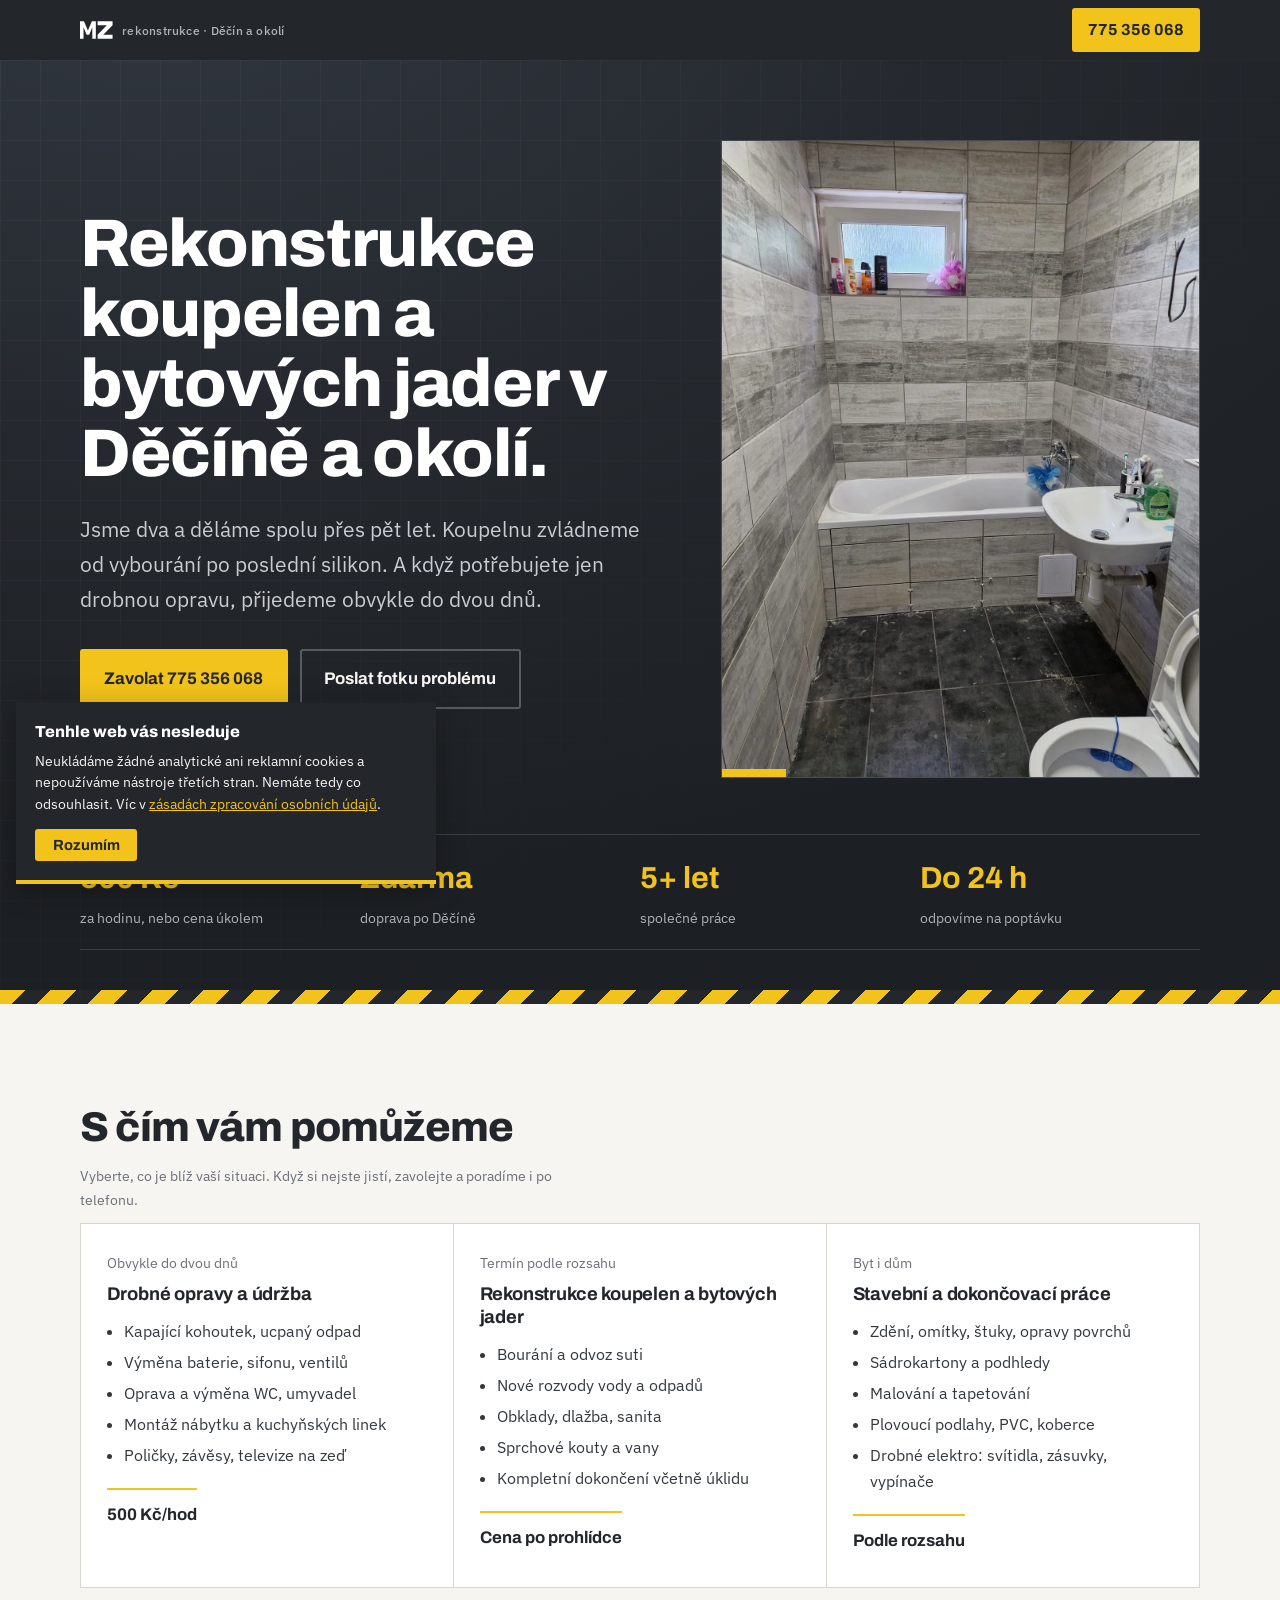
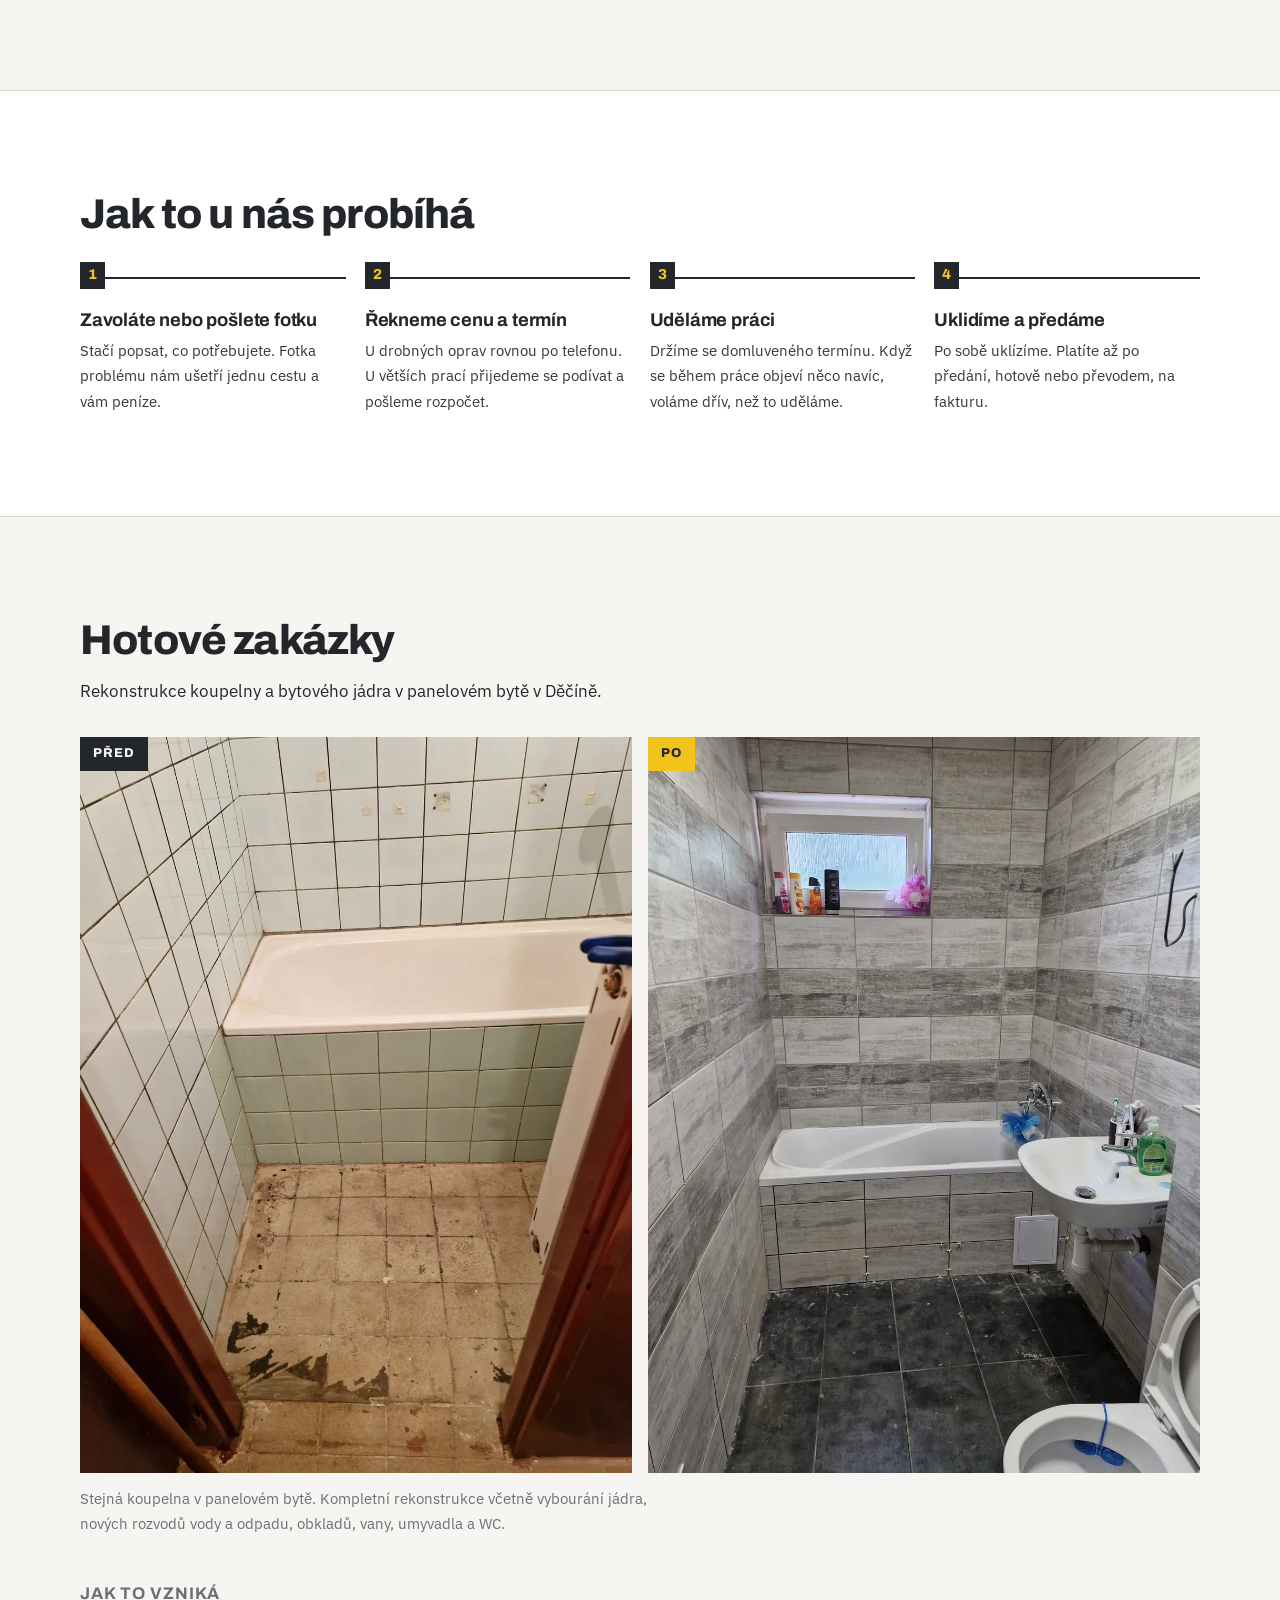
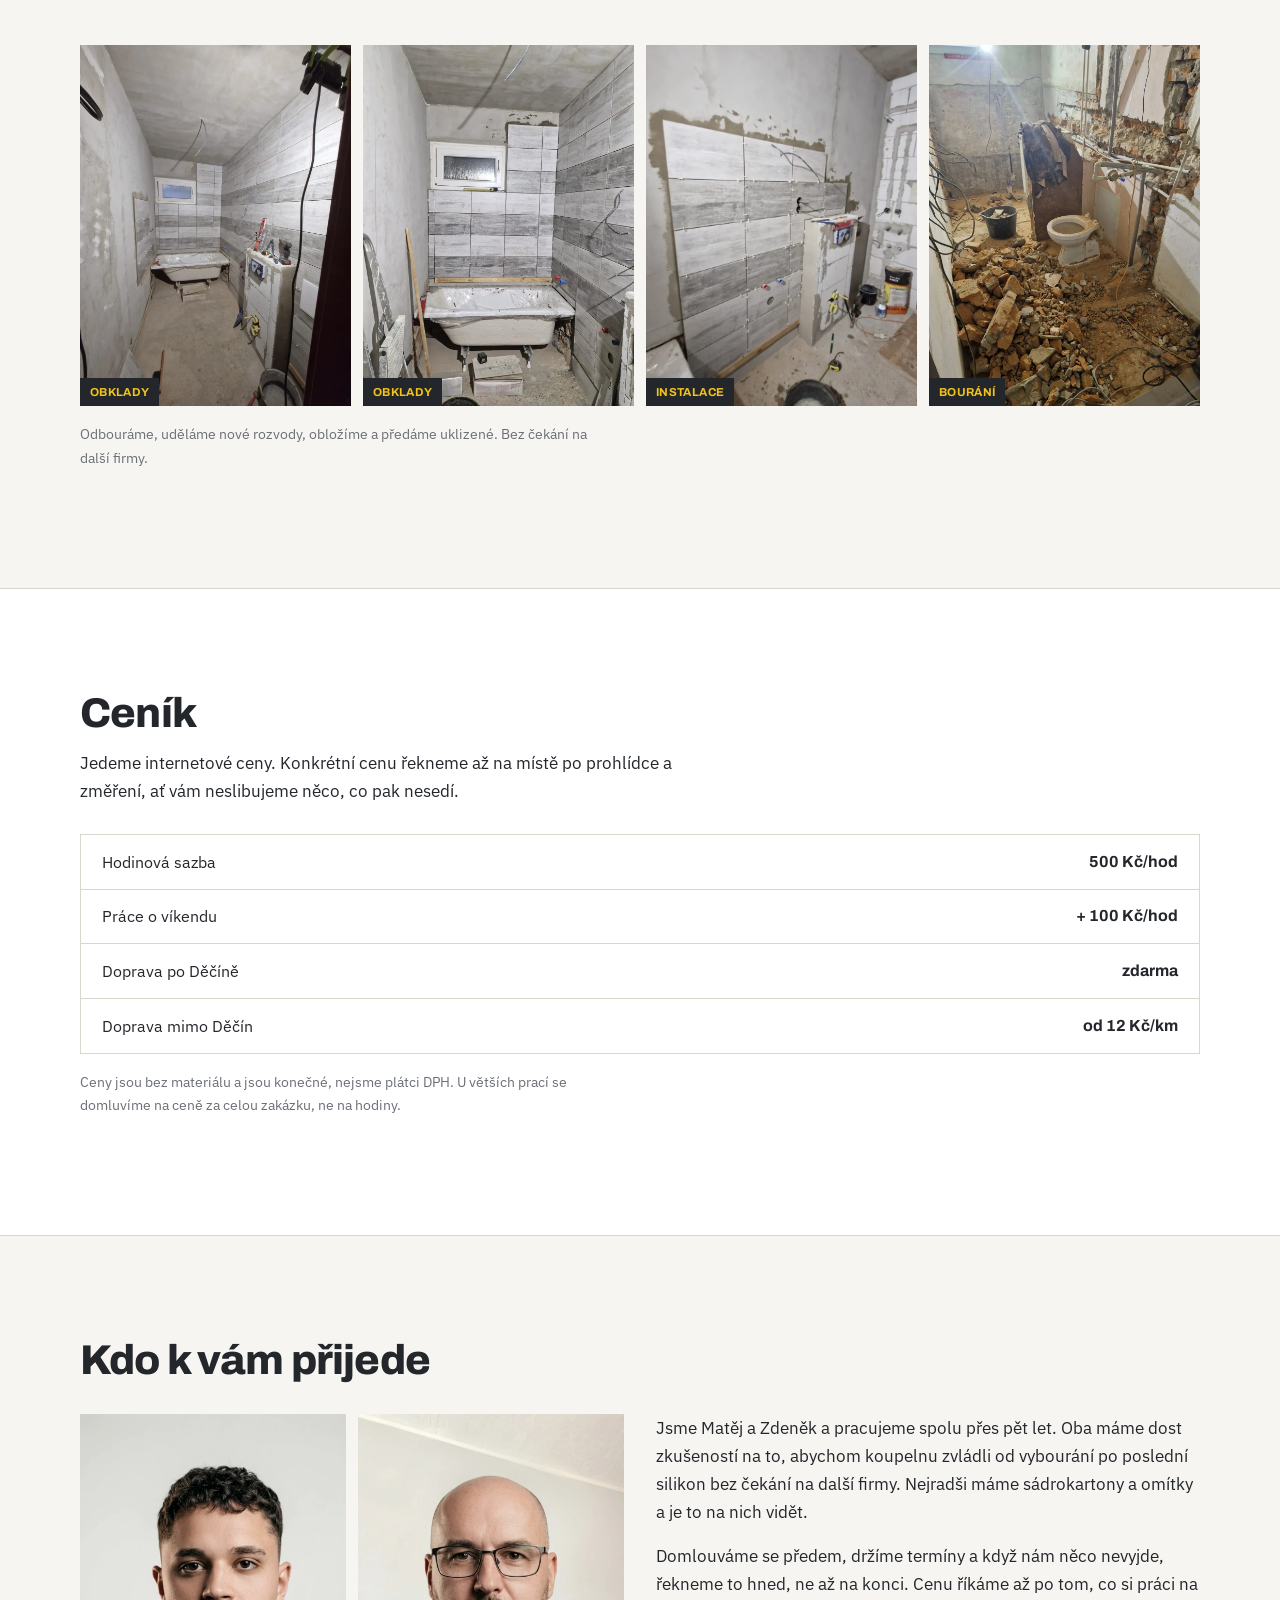
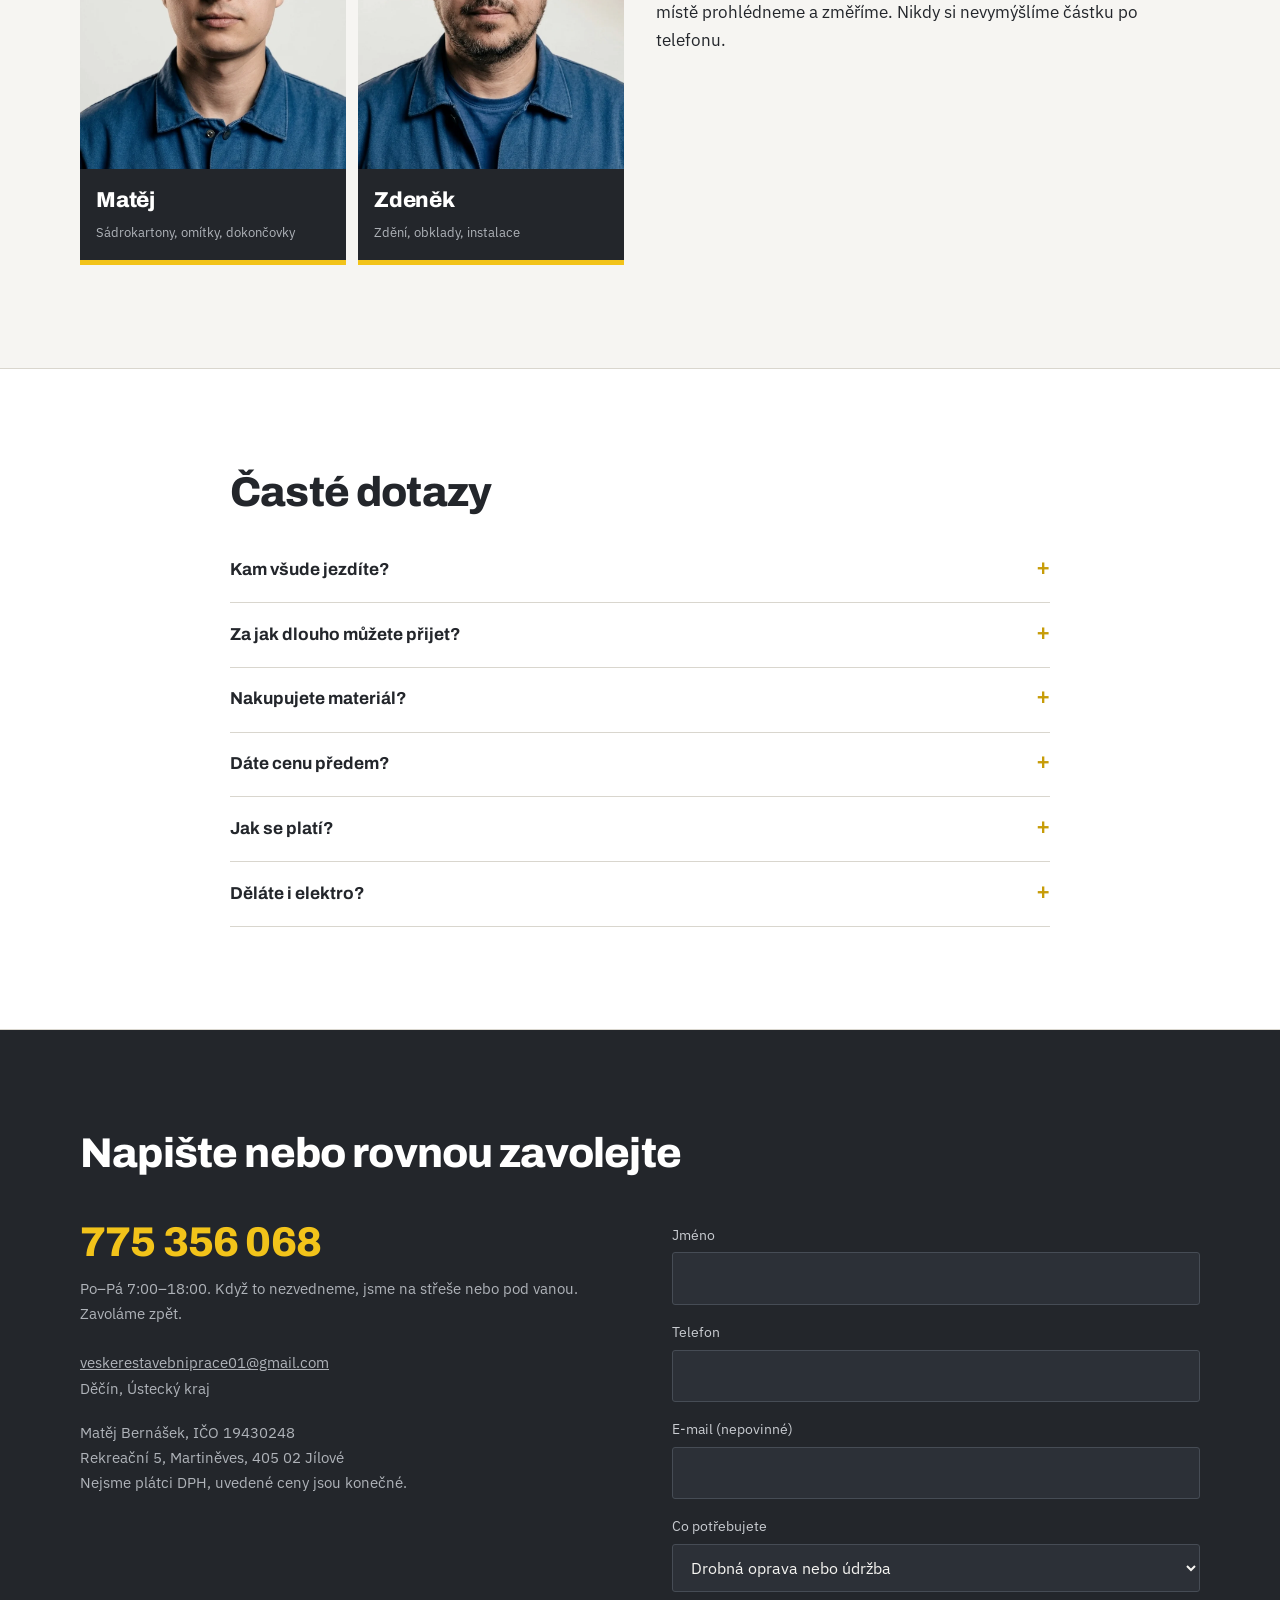
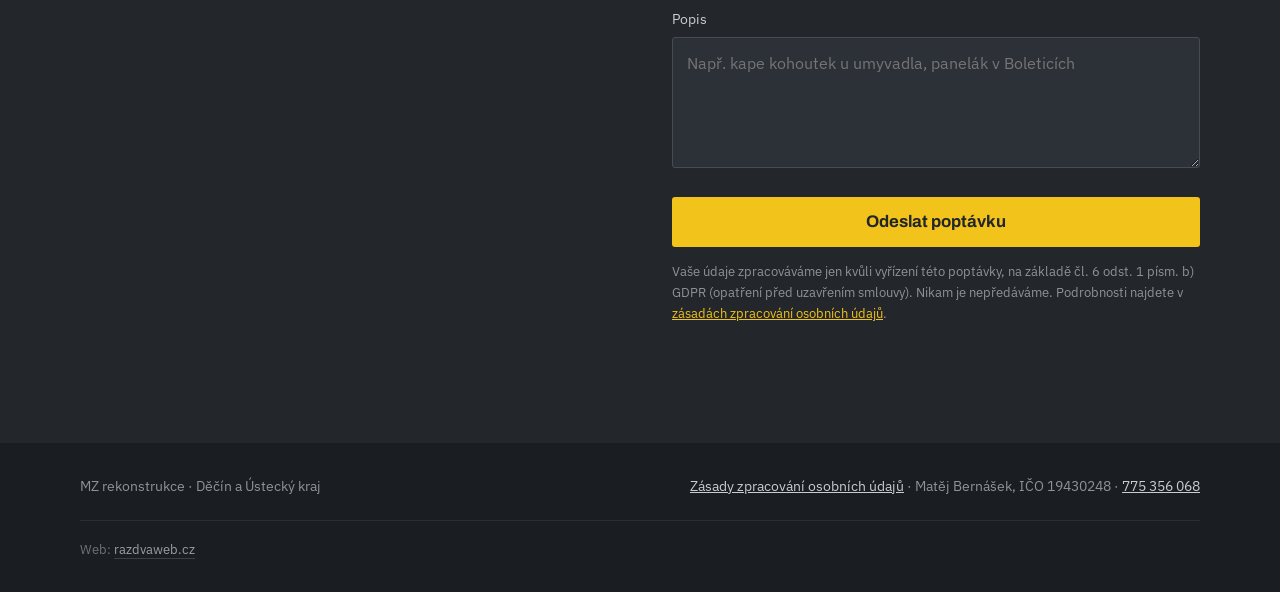
<file: index.html>
<!DOCTYPE html>
<html lang="cs">
<head>
<meta charset="utf-8">
<meta name="viewport" content="width=device-width, initial-scale=1">
<title>Rekonstrukce koupelen a bytových jader Děčín | MZ rekonstrukce</title>
<meta name="description" content="Rekonstrukce koupelen a bytových jader v Děčíně a okolí. I drobné opravy a údržba. 500 Kč/hod, doprava po Děčíně zdarma. Volejte 775 356 068.">
<meta property="og:type" content="website">
<meta property="og:locale" content="cs_CZ">
<meta property="og:title" content="Rekonstrukce koupelen a bytových jader Děčín | MZ rekonstrukce">
<meta property="og:description" content="Rekonstrukce koupelen a bytových jader. I drobné opravy. Děčín a okolí, 500 Kč/hod.">
<meta property="og:site_name" content="MZ rekonstrukce">
<meta property="og:image" content="https://mzrekonstrukce.cz/img/og.jpg">
<meta property="og:url" content="https://mzrekonstrukce.cz/">

<link rel="icon" href="favicon.svg" type="image/svg+xml">
<link rel="preload" href="fonts/Archivo-800-latin-ext.woff2" as="font" type="font/woff2" crossorigin>
<link rel="preload" href="fonts/IBMPlexSans-400-latin-ext.woff2" as="font" type="font/woff2" crossorigin>
<link rel="stylesheet" href="fonts.css">
<style>
:root{
  --graphite:#23262B;
  --graphite-2:#33383F;
  --paper:#F6F5F2;
  --white:#FFFFFF;
  --rule:#F2C31A;
  --rule-dark:#C79C08;
  --pencil:#6B6F76;
  --line:#D9D6CE;
  --measure: 66ch;
}
*{box-sizing:border-box}
html{scroll-behavior:smooth}
@media (prefers-reduced-motion:reduce){html{scroll-behavior:auto}*{transition:none!important}}
body{
  margin:0;
  background:var(--paper);
  color:var(--graphite);
  font-family:"IBM Plex Sans",system-ui,sans-serif;
  font-size:17px;
  line-height:1.65;
  -webkit-font-smoothing:antialiased;
}
h1,h2,h3,.display{font-family:"Archivo",system-ui,sans-serif;font-weight:800;letter-spacing:-.02em;line-height:1.04;margin:0}
h1{font-size:clamp(2.3rem,7vw,4.2rem)}
h2{font-size:clamp(1.7rem,4.2vw,2.6rem)}
h3{font-size:1.15rem;font-weight:700;letter-spacing:-.01em;line-height:1.25}
p{margin:0 0 1rem;max-width:var(--measure)}
a{color:inherit}
.wrap{width:min(1120px,100% - 2.5rem);margin-inline:auto}
section{padding:clamp(3.5rem,8vw,6.5rem) 0}

/* --- hlavička --- */
.top{position:sticky;top:0;z-index:40;background:var(--graphite);color:var(--paper)}
.top .wrap{display:flex;align-items:center;justify-content:space-between;gap:1rem;min-height:60px}
.mark{font-family:"Archivo";font-weight:800;font-size:1.2rem;letter-spacing:.06em;display:flex;align-items:center;gap:.6rem;text-decoration:none}
.mark .logo{height:22px;width:auto;display:block}
.mark small{font-family:"IBM Plex Sans";font-weight:500;font-size:.72rem;letter-spacing:.02em;color:#AFB3B9;display:none}
@media(min-width:720px){.mark small{display:block}}
.tel-top{
  background:var(--rule);color:var(--graphite);text-decoration:none;
  font-family:"Archivo";font-weight:700;font-size:1rem;
  padding:.55rem 1rem;border-radius:3px;white-space:nowrap;
}
.tel-top:hover{background:#FFD638}

/* --- hero --- */
.hero{
  color:var(--paper);padding-top:clamp(3rem,7vw,5rem);padding-bottom:0;position:relative;overflow:hidden;
  background:
    radial-gradient(130% 100% at 12% -10%, #313740 0%, #262A30 45%, #1C1F23 100%),
    var(--graphite);
}
/* jemná rastrová mřížka, aby plocha nebyla mrtvá */
.hero::before{
  content:"";position:absolute;inset:0;pointer-events:none;
  background-image:
    repeating-linear-gradient(to right, rgba(255,255,255,.045) 0 1px, transparent 1px 40px),
    repeating-linear-gradient(to bottom, rgba(255,255,255,.045) 0 1px, transparent 1px 40px);
  -webkit-mask-image:linear-gradient(to bottom right, rgba(0,0,0,.9), transparent 78%);
  mask-image:linear-gradient(to bottom right, rgba(0,0,0,.9), transparent 78%);
}
.hero .wrap{position:relative;z-index:1}
.hero-inner{display:grid;gap:2.5rem;align-items:center}
@media(min-width:960px){.hero-inner.s-foto{grid-template-columns:1.1fr .9fr;gap:3.5rem}}
.hero h1{color:var(--white);max-width:17ch}

/* deska na hlavní fotku; dokud fotka chybí, drží ji podkresba */
.plate{
  position:relative;aspect-ratio:4/5;min-height:280px;
  border:1px solid #454B54;
  background-image:
    url('img/hero.webp'),
    repeating-linear-gradient(to right, rgba(242,195,26,.10) 0 1px, transparent 1px 56px),
    repeating-linear-gradient(to bottom, rgba(242,195,26,.10) 0 1px, transparent 1px 56px),
    linear-gradient(160deg,#2B3038 0%,#1E2126 100%);
  background-size:cover,auto,auto,auto;
  background-position:center;
  background-repeat:no-repeat,repeat,repeat,no-repeat;
}
/* žlutý roh — jediná ozdoba, drží pohled na desce */
.plate::after{
  content:"";position:absolute;left:0;bottom:0;width:64px;height:8px;background:var(--rule);
}

@media(min-width:960px){.plate{aspect-ratio:3/4}}
.hero .lede{color:#C9CCD1;font-size:clamp(1.05rem,2.2vw,1.32rem);margin-top:1.5rem;max-width:52ch}
.actions{display:flex;flex-wrap:wrap;gap:.75rem;margin-top:2rem}
.btn{
  display:inline-flex;align-items:center;gap:.55rem;text-decoration:none;
  font-family:"Archivo";font-weight:700;font-size:1.05rem;
  padding:.9rem 1.4rem;border-radius:3px;border:2px solid transparent;
}
.btn-primary{background:var(--rule);color:var(--graphite)}
.btn-primary:hover{background:#FFD638}
.btn-ghost{border-color:#565C64;color:var(--paper)}
.btn-ghost:hover{border-color:var(--paper)}
.facts{
  display:flex;flex-wrap:wrap;gap:0;margin-top:3.5rem;
  border-top:1px solid #3B4048;
}
.facts div{
  flex:1 1 190px;padding:1.1rem 1.2rem 1.1rem 0;border-bottom:1px solid #3B4048;
}
.facts b{display:block;font-family:"Archivo";font-weight:700;font-size:clamp(1.45rem,3vw,1.9rem);color:var(--rule)}
.facts span{font-size:.9rem;color:#AFB3B9}
.hero-strip{height:14px;background:repeating-linear-gradient(135deg,var(--rule) 0 18px,var(--graphite) 18px 36px);margin-top:2.5rem}

/* --- triáž --- */
.paths{display:grid;gap:1px;background:var(--line);border:1px solid var(--line)}
@media(min-width:860px){.paths{grid-template-columns:repeat(3,1fr)}}
.path{background:var(--white);padding:1.8rem 1.6rem 2rem}
.path .tag{font-size:.85rem;color:var(--pencil);margin-bottom:.5rem}
.path h3{margin-bottom:.8rem}
.path ul{margin:0 0 1.2rem;padding-left:1.1rem;color:var(--graphite-2);font-size:.97rem}
.path li{margin-bottom:.35rem}
.path .price{font-family:"Archivo";font-weight:700;font-size:1.05rem;border-top:2px solid var(--rule);padding-top:.7rem;display:inline-block}

/* --- postup --- */
.steps{counter-reset:s;display:grid;gap:1.6rem;margin-top:2.5rem}
@media(min-width:800px){.steps{grid-template-columns:repeat(4,1fr);gap:1.2rem}}
.step{counter-increment:s;padding-top:1rem;border-top:2px solid var(--graphite);position:relative}
.step::before{
  content:counter(s);font-family:"Archivo";font-weight:800;font-size:.9rem;
  background:var(--graphite);color:var(--rule);
  padding:.1rem .5rem;position:absolute;top:-1.05rem;left:0;
}
.step h3{margin:.9rem 0 .4rem}
.step p{font-size:.95rem;color:var(--graphite-2);margin:0}

/* --- fotky --- */
.ba{display:grid;grid-template-columns:1fr 1fr;gap:.6rem;margin-top:2rem}
@media(min-width:760px){.ba{gap:1rem}}
.ba figure{position:relative;margin:0;overflow:hidden;background:#E7E4DC}
.ba img{display:block;width:100%;aspect-ratio:3/4;object-fit:cover}
.ba figcaption{
  position:absolute;left:0;top:0;
  font-family:"Archivo";font-weight:800;font-size:.8rem;letter-spacing:.08em;
  text-transform:uppercase;padding:.4rem .8rem;
}
.ba .pred figcaption{background:var(--graphite);color:var(--paper)}
.ba .po figcaption{background:var(--rule);color:var(--graphite)}
.ba-popis{font-size:.92rem;color:var(--pencil);margin-top:.9rem}
.gallery{display:grid;grid-template-columns:repeat(2,1fr);gap:.6rem;margin-top:2.5rem}
@media(min-width:760px){.gallery{grid-template-columns:repeat(4,1fr);gap:.75rem}}
.shot{position:relative;margin:0;background:#E7E4DC;overflow:hidden}
.shot img{display:block;width:100%;aspect-ratio:3/4;object-fit:cover}
.shot figcaption{
  position:absolute;left:0;bottom:0;
  background:var(--graphite);color:var(--rule);
  font-family:"Archivo";font-weight:700;font-size:.72rem;letter-spacing:.04em;
  text-transform:uppercase;padding:.3rem .6rem;
}

/* --- ceník --- */
.pricing{background:var(--white);border:1px solid var(--line)}
.pricing table{width:100%;border-collapse:collapse;font-size:1rem}
.pricing td{padding:.85rem 1.3rem;border-bottom:1px solid var(--line)}
.pricing tr:last-child td{border-bottom:none}
.pricing td:last-child{text-align:right;font-family:"Archivo";font-weight:700;white-space:nowrap}
.pricing tr:hover{background:#FBFAF7}
.note{font-size:.9rem;color:var(--pencil);margin-top:1rem}

/* --- o nás --- */
.crew{display:grid;gap:2rem;align-items:start}
@media(min-width:820px){.crew{grid-template-columns:1fr 1fr}}
.portraits{display:grid;grid-template-columns:1fr 1fr;gap:.75rem}
.portrait{background:var(--graphite);color:var(--paper);border-bottom:5px solid var(--rule);overflow:hidden}
.portrait img{display:block;width:100%;aspect-ratio:3/4;object-fit:cover}
.portrait .jm{padding:.9rem 1rem 1.2rem}
.portrait b{display:block;font-family:"Archivo";font-weight:800;font-size:1.35rem;color:var(--white);letter-spacing:-.01em}
.portrait span{display:block;font-size:.82rem;color:#AFB3B9;margin-top:.3rem;line-height:1.35}

/* --- faq --- */
details{border-bottom:1px solid var(--line);padding:1.1rem 0}
details summary{font-family:"Archivo";font-weight:700;font-size:1.08rem;cursor:pointer;list-style:none;display:flex;justify-content:space-between;gap:1rem}
details summary::-webkit-details-marker{display:none}
details summary::after{content:"+";color:var(--rule-dark);font-size:1.4rem;line-height:1}
details[open] summary::after{content:"–"}
details p{margin:.8rem 0 0;color:var(--graphite-2);font-size:.97rem}

/* --- kontakt --- */
.contact{background:var(--graphite);color:var(--paper)}
.contact h2{color:var(--white)}
.contact-grid{display:grid;gap:2.5rem;margin-top:2rem}
@media(min-width:860px){.contact-grid{grid-template-columns:1fr 1fr;gap:4rem}}
.contact a.big{
  display:block;font-family:"Archivo";font-weight:800;
  font-size:clamp(1.9rem,5vw,2.6rem);color:var(--rule);text-decoration:none;letter-spacing:-.02em;
}
.contact a.big:hover{text-decoration:underline}
.contact .sub{color:#AFB3B9;font-size:.95rem}
label{display:block;font-size:.88rem;color:#C9CCD1;margin:1rem 0 .35rem}
input,textarea,select{
  width:100%;padding:.75rem .85rem;font:inherit;font-size:1rem;
  background:#2C3037;border:1px solid #464C55;border-radius:3px;color:var(--paper);
}
input:focus,textarea:focus,select:focus{outline:2px solid var(--rule);outline-offset:1px;border-color:transparent}
button{
  margin-top:1.3rem;width:100%;padding:.95rem;border:none;border-radius:3px;
  background:var(--rule);color:var(--graphite);font-family:"Archivo";font-weight:700;font-size:1.05rem;cursor:pointer;
}
button:hover{background:#FFD638}
.gdpr{font-size:.8rem;color:#8E939A;margin-top:.9rem}
.hp{position:absolute!important;left:-9999px;width:1px;height:1px;opacity:0}

footer{background:#1A1D21;color:#8E939A;font-size:.87rem;padding:2rem 0}
footer .wrap{display:flex;flex-wrap:wrap;gap:1rem;justify-content:space-between}
footer a{color:#C9CCD1}
footer .credit{width:100%;padding-top:1.1rem;margin-top:.4rem;border-top:1px solid #2A2E33;font-size:.82rem;color:#6E7379}
footer .credit a{color:#9AA0A7;text-decoration:none;border-bottom:1px solid #3B4048}
footer .credit a:hover{color:var(--rule);border-bottom-color:var(--rule)}


/* sticky volat na mobilu */
.callbar{
  position:fixed;left:0;right:0;bottom:0;z-index:50;display:flex;
  background:var(--rule);color:var(--graphite);text-decoration:none;
  font-family:"Archivo";font-weight:800;font-size:1.1rem;
  align-items:center;justify-content:center;gap:.5rem;padding:.95rem;
  box-shadow:0 -2px 12px rgba(0,0,0,.18);
}
@media(min-width:720px){.callbar{display:none}}
@media(max-width:719px){body{padding-bottom:60px}}
:focus-visible{outline:3px solid var(--rule);outline-offset:2px}
.eyebrow{font-size:.9rem;color:var(--pencil);margin-bottom:.7rem}
/* --- informacni liska o cookies --- */
#cookiebar{
  position:fixed;left:1rem;right:1rem;bottom:1rem;z-index:60;
  max-width:420px;background:var(--graphite);color:var(--paper);
  border-bottom:4px solid var(--rule);
  padding:1.1rem 1.2rem 1.2rem;box-shadow:0 6px 26px rgba(0,0,0,.28);
  font-size:.9rem;line-height:1.5;
}
@media(max-width:719px){#cookiebar{bottom:72px}}
#cookiebar b{font-family:"Archivo";font-weight:800;display:block;margin-bottom:.35rem;color:var(--white);font-size:1rem}
#cookiebar a{color:var(--rule)}
#cookiebar button{
  margin-top:.9rem;width:auto;padding:.5rem 1.1rem;font-size:.92rem;
  background:var(--rule);color:var(--graphite);border:none;border-radius:3px;
  font-family:"Archivo";font-weight:700;cursor:pointer;
}
#cookiebar[hidden]{display:none}

</style>
<script type="application/ld+json">
{
  "@context":"https://schema.org",
  "@type":"HomeAndConstructionBusiness",
  "name":"MZ rekonstrukce",
  "description":"Rekonstrukce koupelen a bytových jader, drobné opravy a údržba. Děčín a okolí.",
  "url":"https://mzrekonstrukce.cz/",
  "telephone":"+420775356068",
  "email":"veskerestavebniprace01@gmail.com",
  "image":"https://mzrekonstrukce.cz/img/og.jpg",
  "priceRange":"500 Kč/hod",
  "founder":[{"@type":"Person","name":"Matěj"},{"@type":"Person","name":"Zdeněk"}],
  "address":{"@type":"PostalAddress","addressLocality":"Děčín","addressRegion":"Ústecký kraj","addressCountry":"CZ"},
  "areaServed":[
    {"@type":"City","name":"Děčín"},
    {"@type":"City","name":"Jílové"},
    {"@type":"City","name":"Benešov nad Ploučnicí"},
    {"@type":"City","name":"Česká Kamenice"},
    {"@type":"City","name":"Ústí nad Labem"}
  ],
  "openingHoursSpecification":[{
    "@type":"OpeningHoursSpecification",
    "dayOfWeek":["Monday","Tuesday","Wednesday","Thursday","Friday"],
    "opens":"07:00","closes":"18:00"
  }],
  "hasOfferCatalog":{
    "@type":"OfferCatalog","name":"Služby",
    "itemListElement":[
      {"@type":"Offer","itemOffered":{"@type":"Service","name":"Rekonstrukce koupelen a bytových jader"}},
      {"@type":"Offer","itemOffered":{"@type":"Service","name":"Obklady a dlažba"}},
      {"@type":"Offer","itemOffered":{"@type":"Service","name":"Sádrokartony a omítky"}},
      {"@type":"Offer","itemOffered":{"@type":"Service","name":"Drobné opravy a údržba"}}
    ]
  }
}
</script>
</head>
<body>

<header class="top">
  <div class="wrap">
    <a href="/" class="mark"><svg class="logo" viewBox="0 0 148 100" xmlns="http://www.w3.org/2000/svg" aria-hidden="true"><path d="M80 10 H148 V28 L106 72 H148 V90 H80 V72 L122 28 H80 Z" fill="#FFFFFF"/><path d="M0 10 H18 L36 52 L54 10 H72 V90 H56 V38 L42 72 H30 L16 38 V90 H0 Z" fill="#FFFFFF"/></svg><small>rekonstrukce · Děčín a okolí</small></a>
    <a href="tel:+420775356068" class="tel-top">775 356 068</a>
  </div>
</header>

<section class="hero">
  <div class="wrap">
    <div class="hero-inner s-foto">
      <div>
        <h1>Rekonstrukce koupelen a bytových jader v Děčíně a okolí.</h1>
        <p class="lede">Jsme dva a děláme spolu přes pět let. Koupelnu zvládneme od vybourání po poslední silikon. A když potřebujete jen drobnou opravu, přijedeme obvykle do dvou dnů.</p>
        <div class="actions">
          <a href="tel:+420775356068" class="btn btn-primary">Zavolat 775 356 068</a>
          <a href="#poptavka" class="btn btn-ghost">Poslat fotku problému</a>
        </div>
      </div>
      <div class="plate"></div>
    </div>
    <div class="facts">
      <div><b>500 Kč</b><span>za hodinu, nebo cena úkolem</span></div>
      <div><b>Zdarma</b><span>doprava po Děčíně</span></div>
      <div><b>5+ let</b><span>společné práce</span></div>
      <div><b>Do 24 h</b><span>odpovíme na poptávku</span></div>
    </div>
  </div>
  <div class="hero-strip" aria-hidden="true"></div>
</section>

<section>
  <div class="wrap">
    <h2>S čím vám pomůžeme</h2>
    <p class="eyebrow" style="margin-top:.9rem">Vyberte, co je blíž vaší situaci. Když si nejste jistí, zavolejte a poradíme i po telefonu.</p>
    <div class="paths">
      <div class="path">
        <div class="tag">Obvykle do dvou dnů</div>
        <h3>Drobné opravy a údržba</h3>
        <ul>
          <li>Kapající kohoutek, ucpaný odpad</li>
          <li>Výměna baterie, sifonu, ventilů</li>
          <li>Oprava a výměna WC, umyvadel</li>
          <li>Montáž nábytku a kuchyňských linek</li>
          <li>Poličky, závěsy, televize na zeď</li>
        </ul>
        <span class="price">500 Kč/hod</span>
      </div>
      <div class="path">
        <div class="tag">Termín podle rozsahu</div>
        <h3>Rekonstrukce koupelen a bytových jader</h3>
        <ul>
          <li>Bourání a odvoz suti</li>
          <li>Nové rozvody vody a odpadů</li>
          <li>Obklady, dlažba, sanita</li>
          <li>Sprchové kouty a vany</li>
          <li>Kompletní dokončení včetně úklidu</li>
        </ul>
        <span class="price">Cena po prohlídce</span>
      </div>
      <div class="path">
        <div class="tag">Byt i dům</div>
        <h3>Stavební a dokončovací práce</h3>
        <ul>
          <li>Zdění, omítky, štuky, opravy povrchů</li>
          <li>Sádrokartony a podhledy</li>
          <li>Malování a tapetování</li>
          <li>Plovoucí podlahy, PVC, koberce</li>
          <li>Drobné elektro: svítidla, zásuvky, vypínače</li>
        </ul>
        <span class="price">Podle rozsahu</span>
      </div>
    </div>
  </div>
</section>

<section style="background:var(--white);border-block:1px solid var(--line)">
  <div class="wrap">
    <h2>Jak to u nás probíhá</h2>
    <div class="steps">
      <div class="step">
        <h3>Zavoláte nebo pošlete fotku</h3>
        <p>Stačí popsat, co potřebujete. Fotka problému nám ušetří jednu cestu a vám peníze.</p>
      </div>
      <div class="step">
        <h3>Řekneme cenu a termín</h3>
        <p>U drobných oprav rovnou po telefonu. U větších prací přijedeme se podívat a pošleme rozpočet.</p>
      </div>
      <div class="step">
        <h3>Uděláme práci</h3>
        <p>Držíme se domluveného termínu. Když se během práce objeví něco navíc, voláme dřív, než to uděláme.</p>
      </div>
      <div class="step">
        <h3>Uklidíme a předáme</h3>
        <p>Po sobě uklízíme. Platíte až po předání, hotově nebo převodem, na fakturu.</p>
      </div>
    </div>
  </div>
</section>

<section>
  <div class="wrap">
    <h2>Hotové zakázky</h2>
    <p style="margin-top:.9rem">Rekonstrukce koupelny a bytového jádra v panelovém bytě v Děčíně.</p>
    <div class="ba">
      <figure class="pred"><img src="img/koupelna-pred-rekonstrukci.webp" alt="Koupelna v panelovém bytě před rekonstrukcí — původní obklady a vana" loading="lazy"><figcaption>Před</figcaption></figure>
      <figure class="po"><img src="img/koupelna-po-rekonstrukci.webp" alt="Stejná koupelna po kompletní rekonstrukci — nové obklady, vana a umyvadlo" loading="lazy"><figcaption>Po</figcaption></figure>
    </div>
    <p class="ba-popis">Stejná koupelna v panelovém bytě. Kompletní rekonstrukce včetně vybourání jádra, nových rozvodů vody a odpadu, obkladů, vany, umyvadla a WC.</p>

    <h3 style="margin-top:3rem;font-size:1.05rem;letter-spacing:.06em;text-transform:uppercase;color:var(--pencil)">Jak to vzniká</h3>
    <div class="gallery">
      <figure class="shot"><img src="img/obkladani-koupelny.webp" alt="Obkládání koupelny velkoformátovým obkladem" loading="lazy"><figcaption>Obklady</figcaption></figure>
      <figure class="shot"><img src="img/usazena-vana-a-obklad.webp" alt="Usazená vana a dokončený obklad stěny" loading="lazy"><figcaption>Obklady</figcaption></figure>
      <figure class="shot"><img src="img/predstena-podomitkova-nadrzka.webp" alt="Předstěna pro podomítkovou nádržku a nové rozvody" loading="lazy"><figcaption>Instalace</figcaption></figure>
      <figure class="shot"><img src="img/bourani-bytoveho-jadra.webp" alt="Vybourané bytové jádro připravené na nové rozvody" loading="lazy"><figcaption>Bourání</figcaption></figure>
    </div>
    <p class="note">Odbouráme, uděláme nové rozvody, obložíme a předáme uklizené. Bez čekání na další firmy.</p>
  </div>
</section>

<section style="background:var(--white);border-block:1px solid var(--line)">
  <div class="wrap">
    <h2>Ceník</h2>
    <p style="margin-top:.9rem">Jedeme internetové ceny. Konkrétní cenu řekneme až na místě po prohlídce a změření, ať vám neslibujeme něco, co pak nesedí.</p>
    <div class="pricing" style="margin-top:1.8rem">
      <table>
        <tbody>
          <tr><td>Hodinová sazba</td><td>500 Kč/hod</td></tr>
          <tr><td>Práce o víkendu</td><td>+ 100 Kč/hod</td></tr>
          <tr><td>Doprava po Děčíně</td><td>zdarma</td></tr>
          <tr><td>Doprava mimo Děčín</td><td>od 12 Kč/km</td></tr>
        </tbody>
      </table>
    </div>
    <p class="note">Ceny jsou bez materiálu a jsou konečné, nejsme plátci DPH. U větších prací se domluvíme na ceně za celou zakázku, ne na hodiny.</p>
  </div>
</section>

<section>
  <div class="wrap">
    <h2>Kdo k vám přijede</h2>
    <div class="crew" style="margin-top:2rem">
      <div class="portraits">
        <div class="portrait"><img src="img/matej.webp" alt="Matěj, řemeslník z MZ rekonstrukce" loading="lazy"><div class="jm"><b>Matěj</b><span>Sádrokartony, omítky, dokončovky</span></div></div>
        <div class="portrait"><img src="img/zdenek.webp" alt="Zdeněk, řemeslník z MZ rekonstrukce" loading="lazy"><div class="jm"><b>Zdeněk</b><span>Zdění, obklady, instalace</span></div></div>
      </div>
      <div>
        <p>Jsme Matěj a Zdeněk a pracujeme spolu přes pět let. Oba máme dost zkušeností na to, abychom koupelnu zvládli od vybourání po poslední silikon bez čekání na další firmy. Nejradši máme sádrokartony a omítky a je to na nich vidět.</p>
        <p>Domlouváme se předem, držíme termíny a když nám něco nevyjde, řekneme to hned, ne až na konci. Cenu říkáme až po tom, co si práci na místě prohlédneme a změříme. Nikdy si nevymýšlíme částku po telefonu.</p>
        
      </div>
    </div>
  </div>
</section>

<section style="background:var(--white);border-block:1px solid var(--line)">
  <div class="wrap" style="max-width:820px">
    <h2>Časté dotazy</h2>
    <div style="margin-top:1.5rem">
      <details><summary>Kam všude jezdíte?</summary><p>Děčín a okolí zhruba do 30 km, tedy Benešov nad Ploučnicí, Česká Kamenice, Jílové nebo Ústí nad Labem. Po Děčíně dopravu neúčtujeme.</p></details>
      <details><summary>Za jak dlouho můžete přijet?</summary><p>Drobné opravy obvykle do dvou pracovních dnů. U rekonstrukcí záleží na rozsahu, termín říkáme při domluvě ceny.</p></details>
      <details><summary>Nakupujete materiál?</summary><p>Můžeme. Buď si materiál koupíte sami podle našeho seznamu, nebo ho zajistíme a naúčtujeme v nákupní ceně.</p></details>
      <details><summary>Dáte cenu předem?</summary><p>U drobných oprav řekneme rozpětí po telefonu. U větších prací přijedeme se podívat a pošleme rozpočet, kterého se pak držíme.</p></details>
      <details><summary>Jak se platí?</summary><p>Až po dokončení a předání práce. Hotově nebo převodem, vždy s dokladem.</p></details>
      <details><summary>Děláte i elektro?</summary><p>Běžné výměny svítidel, zásuvek a vypínačů. U složitějších zásahů do rozvodů doporučíme revizního technika.</p></details>
    </div>
  </div>
</section>

<section class="contact" id="poptavka">
  <div class="wrap">
    <h2>Napište nebo rovnou zavolejte</h2>
    <div class="contact-grid">
      <div>
        <a href="tel:+420775356068" class="big">775 356 068</a>
        <p class="sub">Po–Pá 7:00–18:00. Když to nezvedneme, jsme na střeše nebo pod vanou. Zavoláme zpět.</p>
        <p class="sub" style="margin-top:1.5rem"><a href="mailto:veskerestavebniprace01@gmail.com">veskerestavebniprace01@gmail.com</a><br>Děčín, Ústecký kraj</p>
        <p class="sub" style="margin-top:1.2rem">Matěj Bernášek, IČO 19430248<br>Rekreační 5, Martiněves, 405 02 Jílové<br>Nejsme plátci DPH, uvedené ceny jsou konečné.</p>
      </div>
      <form action="https://api.web3forms.com/submit" method="POST">
        <input type="hidden" name="access_key" value="242c0803-1c4f-4e9f-9463-4d2d2e543fa9">
        <input type="hidden" name="subject" value="Nová poptávka z webu">
        <input type="hidden" name="from_name" value="Web MZ">
        <input type="hidden" name="redirect" value="https://mzrekonstrukce.cz/dekujeme">
        <input type="checkbox" name="botcheck" class="hp" tabindex="-1" autocomplete="off">

        <label for="jm">Jméno</label>
        <input id="jm" name="Jméno" type="text" autocomplete="name" required>
        <label for="tl">Telefon</label>
        <input id="tl" name="Telefon" type="tel" autocomplete="tel" required>
        <label for="em">E-mail (nepovinné)</label>
        <input id="em" name="E-mail" type="email" autocomplete="email">
        <label for="ty">Co potřebujete</label>
        <select id="ty" name="Typ práce">
          <option>Drobná oprava nebo údržba</option>
          <option>Rekonstrukce koupelny nebo jádra</option>
          <option>Stavební a dokončovací práce</option>
          <option>Něco jiného</option>
        </select>
        <label for="zp">Popis</label>
        <textarea id="zp" name="Popis" rows="4" placeholder="Např. kape kohoutek u umyvadla, panelák v Boleticích"></textarea>
        <button type="submit">Odeslat poptávku</button>
        <p class="gdpr">Vaše údaje zpracováváme jen kvůli vyřízení této poptávky, na základě čl. 6 odst. 1 písm. b) GDPR (opatření před uzavřením smlouvy). Nikam je nepředáváme. Podrobnosti najdete v <a href="/zasady-osobnich-udaju" style="color:var(--rule)">zásadách zpracování osobních údajů</a>.</p>
      </form>
    </div>
  </div>
</section>

<footer>
  <div class="wrap">
    <div>MZ rekonstrukce · Děčín a Ústecký kraj</div>
    <div><a href="/zasady-osobnich-udaju">Zásady zpracování osobních údajů</a> · Matěj Bernášek, IČO 19430248 · <a href="tel:+420775356068">775 356 068</a></div>
    <div class="credit">Web: <a href="https://razdvaweb.cz" target="_blank" rel="noopener">razdvaweb.cz</a></div>
  </div>
</footer>

<a href="tel:+420775356068" class="callbar">Zavolat 775 356 068</a>

<div id="cookiebar" hidden role="note" aria-label="Informace o cookies">
  <b>Tenhle web vás nesleduje</b>
  Neukládáme žádné analytické ani reklamní cookies a nepoužíváme nástroje třetích stran.
  Nemáte tedy co odsouhlasit. Víc v <a href="/zasady-osobnich-udaju">zásadách zpracování osobních údajů</a>.
  <button type="button" id="cookieok">Rozumím</button>
</div>
<script>
(function(){
  var bar=document.getElementById('cookiebar');
  var btn=document.getElementById('cookieok');
  var KEY='mz-cookiebar-zavreno';
  try{ if(localStorage.getItem(KEY)==='1') return; }catch(e){}
  bar.hidden=false;
  btn.addEventListener('click',function(){
    bar.hidden=true;
    try{ localStorage.setItem(KEY,'1'); }catch(e){}
  });
})();
</script>

</body>
</html>
</file>
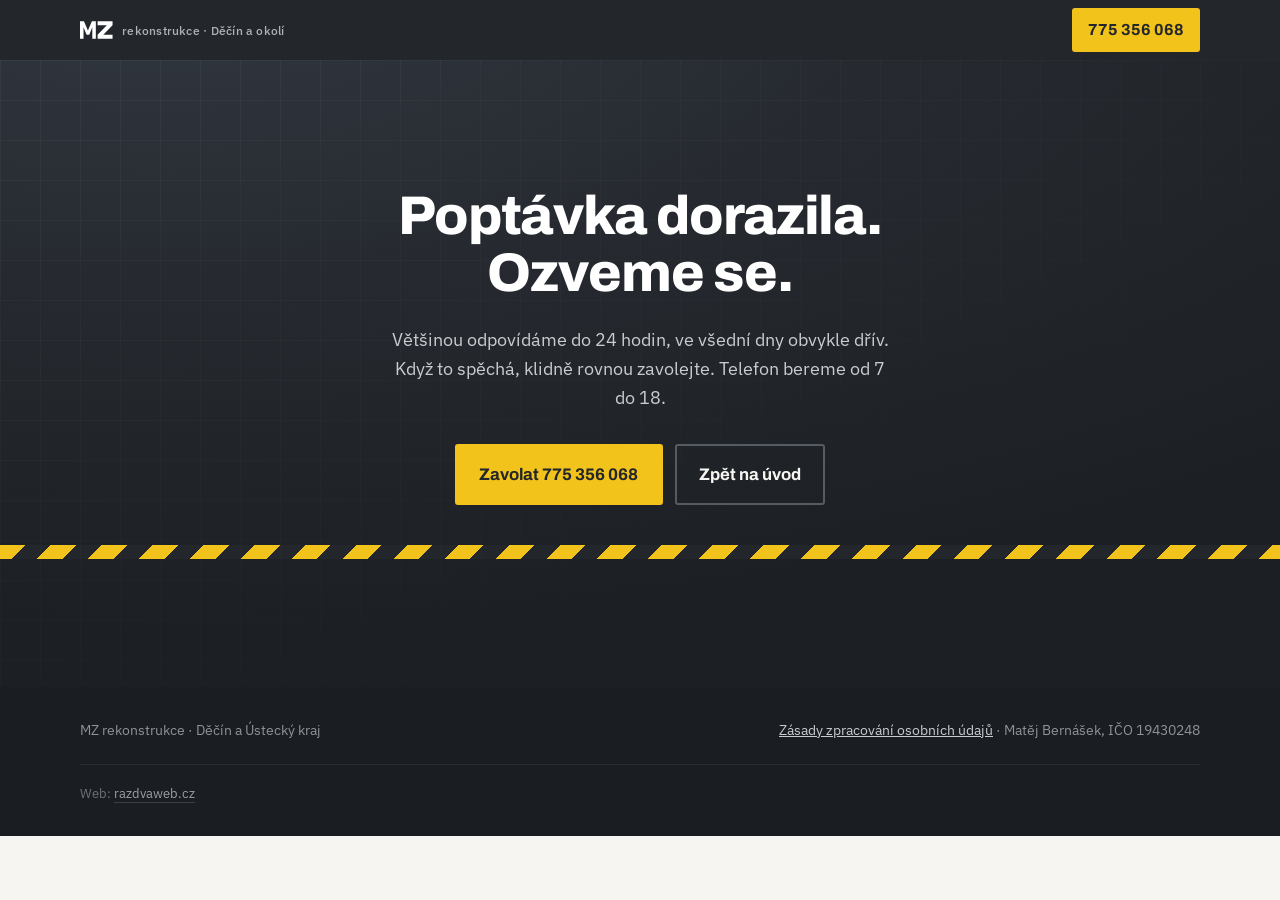
<file: dekujeme.html>
<!DOCTYPE html>
<html lang="cs">
<head>
<meta charset="utf-8">
<meta name="viewport" content="width=device-width, initial-scale=1">
<title>Poptávka odeslána | MZ rekonstrukce</title>
<meta name="robots" content="noindex,follow">
<link rel="icon" href="favicon.svg" type="image/svg+xml">
<link rel="stylesheet" href="fonts.css">
<style>
:root{
  --graphite:#23262B;
  --graphite-2:#33383F;
  --paper:#F6F5F2;
  --white:#FFFFFF;
  --rule:#F2C31A;
  --rule-dark:#C79C08;
  --pencil:#6B6F76;
  --line:#D9D6CE;
  --measure: 66ch;
}
*{box-sizing:border-box}
html{scroll-behavior:smooth}
@media (prefers-reduced-motion:reduce){html{scroll-behavior:auto}*{transition:none!important}}
body{
  margin:0;
  background:var(--paper);
  color:var(--graphite);
  font-family:"IBM Plex Sans",system-ui,sans-serif;
  font-size:17px;
  line-height:1.65;
  -webkit-font-smoothing:antialiased;
}
h1,h2,h3,.display{font-family:"Archivo",system-ui,sans-serif;font-weight:800;letter-spacing:-.02em;line-height:1.04;margin:0}
h1{font-size:clamp(2.3rem,7vw,4.2rem)}
h2{font-size:clamp(1.7rem,4.2vw,2.6rem)}
h3{font-size:1.15rem;font-weight:700;letter-spacing:-.01em;line-height:1.25}
p{margin:0 0 1rem;max-width:var(--measure)}
a{color:inherit}
.wrap{width:min(1120px,100% - 2.5rem);margin-inline:auto}
section{padding:clamp(3.5rem,8vw,6.5rem) 0}

/* --- hlavička --- */
.top{position:sticky;top:0;z-index:40;background:var(--graphite);color:var(--paper)}
.top .wrap{display:flex;align-items:center;justify-content:space-between;gap:1rem;min-height:60px}
.mark{font-family:"Archivo";font-weight:800;font-size:1.2rem;letter-spacing:.06em;display:flex;align-items:center;gap:.6rem;text-decoration:none}
.mark .logo{height:22px;width:auto;display:block}
.mark small{font-family:"IBM Plex Sans";font-weight:500;font-size:.72rem;letter-spacing:.02em;color:#AFB3B9;display:none}
@media(min-width:720px){.mark small{display:block}}
.tel-top{
  background:var(--rule);color:var(--graphite);text-decoration:none;
  font-family:"Archivo";font-weight:700;font-size:1rem;
  padding:.55rem 1rem;border-radius:3px;white-space:nowrap;
}
.tel-top:hover{background:#FFD638}

/* --- hero --- */
.hero{
  color:var(--paper);padding-top:clamp(3rem,7vw,5rem);padding-bottom:0;position:relative;overflow:hidden;
  background:
    radial-gradient(130% 100% at 12% -10%, #313740 0%, #262A30 45%, #1C1F23 100%),
    var(--graphite);
}
/* jemná rastrová mřížka, aby plocha nebyla mrtvá */
.hero::before{
  content:"";position:absolute;inset:0;pointer-events:none;
  background-image:
    repeating-linear-gradient(to right, rgba(255,255,255,.045) 0 1px, transparent 1px 40px),
    repeating-linear-gradient(to bottom, rgba(255,255,255,.045) 0 1px, transparent 1px 40px);
  -webkit-mask-image:linear-gradient(to bottom right, rgba(0,0,0,.9), transparent 78%);
  mask-image:linear-gradient(to bottom right, rgba(0,0,0,.9), transparent 78%);
}
.hero .wrap{position:relative;z-index:1}
.hero-inner{display:grid;gap:2.5rem;align-items:center}
@media(min-width:960px){.hero-inner.s-foto{grid-template-columns:1.1fr .9fr;gap:3.5rem}}
.hero h1{color:var(--white);max-width:17ch}

/* deska na hlavní fotku; dokud fotka chybí, drží ji podkresba */
.plate{
  position:relative;aspect-ratio:4/5;min-height:280px;
  border:1px solid #454B54;
  background-image:
    url('img/hero.webp'),
    repeating-linear-gradient(to right, rgba(242,195,26,.10) 0 1px, transparent 1px 56px),
    repeating-linear-gradient(to bottom, rgba(242,195,26,.10) 0 1px, transparent 1px 56px),
    linear-gradient(160deg,#2B3038 0%,#1E2126 100%);
  background-size:cover,auto,auto,auto;
  background-position:center;
  background-repeat:no-repeat,repeat,repeat,no-repeat;
}
/* žlutý roh — jediná ozdoba, drží pohled na desce */
.plate::after{
  content:"";position:absolute;left:0;bottom:0;width:64px;height:8px;background:var(--rule);
}

@media(min-width:960px){.plate{aspect-ratio:3/4}}
.hero .lede{color:#C9CCD1;font-size:clamp(1.05rem,2.2vw,1.32rem);margin-top:1.5rem;max-width:52ch}
.actions{display:flex;flex-wrap:wrap;gap:.75rem;margin-top:2rem}
.btn{
  display:inline-flex;align-items:center;gap:.55rem;text-decoration:none;
  font-family:"Archivo";font-weight:700;font-size:1.05rem;
  padding:.9rem 1.4rem;border-radius:3px;border:2px solid transparent;
}
.btn-primary{background:var(--rule);color:var(--graphite)}
.btn-primary:hover{background:#FFD638}
.btn-ghost{border-color:#565C64;color:var(--paper)}
.btn-ghost:hover{border-color:var(--paper)}
.facts{
  display:flex;flex-wrap:wrap;gap:0;margin-top:3.5rem;
  border-top:1px solid #3B4048;
}
.facts div{
  flex:1 1 190px;padding:1.1rem 1.2rem 1.1rem 0;border-bottom:1px solid #3B4048;
}
.facts b{display:block;font-family:"Archivo";font-weight:700;font-size:clamp(1.45rem,3vw,1.9rem);color:var(--rule)}
.facts span{font-size:.9rem;color:#AFB3B9}
.hero-strip{height:14px;background:repeating-linear-gradient(135deg,var(--rule) 0 18px,var(--graphite) 18px 36px);margin-top:2.5rem}

/* --- triáž --- */
.paths{display:grid;gap:1px;background:var(--line);border:1px solid var(--line)}
@media(min-width:860px){.paths{grid-template-columns:repeat(3,1fr)}}
.path{background:var(--white);padding:1.8rem 1.6rem 2rem}
.path .tag{font-size:.85rem;color:var(--pencil);margin-bottom:.5rem}
.path h3{margin-bottom:.8rem}
.path ul{margin:0 0 1.2rem;padding-left:1.1rem;color:var(--graphite-2);font-size:.97rem}
.path li{margin-bottom:.35rem}
.path .price{font-family:"Archivo";font-weight:700;font-size:1.05rem;border-top:2px solid var(--rule);padding-top:.7rem;display:inline-block}

/* --- postup --- */
.steps{counter-reset:s;display:grid;gap:1.6rem;margin-top:2.5rem}
@media(min-width:800px){.steps{grid-template-columns:repeat(4,1fr);gap:1.2rem}}
.step{counter-increment:s;padding-top:1rem;border-top:2px solid var(--graphite);position:relative}
.step::before{
  content:counter(s);font-family:"Archivo";font-weight:800;font-size:.9rem;
  background:var(--graphite);color:var(--rule);
  padding:.1rem .5rem;position:absolute;top:-1.05rem;left:0;
}
.step h3{margin:.9rem 0 .4rem}
.step p{font-size:.95rem;color:var(--graphite-2);margin:0}

/* --- fotky --- */
.ba{display:grid;grid-template-columns:1fr 1fr;gap:.6rem;margin-top:2rem}
@media(min-width:760px){.ba{gap:1rem}}
.ba figure{position:relative;margin:0;overflow:hidden;background:#E7E4DC}
.ba img{display:block;width:100%;aspect-ratio:3/4;object-fit:cover}
.ba figcaption{
  position:absolute;left:0;top:0;
  font-family:"Archivo";font-weight:800;font-size:.8rem;letter-spacing:.08em;
  text-transform:uppercase;padding:.4rem .8rem;
}
.ba .pred figcaption{background:var(--graphite);color:var(--paper)}
.ba .po figcaption{background:var(--rule);color:var(--graphite)}
.ba-popis{font-size:.92rem;color:var(--pencil);margin-top:.9rem}
.gallery{display:grid;grid-template-columns:repeat(2,1fr);gap:.6rem;margin-top:2.5rem}
@media(min-width:760px){.gallery{grid-template-columns:repeat(4,1fr);gap:.75rem}}
.shot{position:relative;margin:0;background:#E7E4DC;overflow:hidden}
.shot img{display:block;width:100%;aspect-ratio:3/4;object-fit:cover}
.shot figcaption{
  position:absolute;left:0;bottom:0;
  background:var(--graphite);color:var(--rule);
  font-family:"Archivo";font-weight:700;font-size:.72rem;letter-spacing:.04em;
  text-transform:uppercase;padding:.3rem .6rem;
}

/* --- ceník --- */
.pricing{background:var(--white);border:1px solid var(--line)}
.pricing table{width:100%;border-collapse:collapse;font-size:1rem}
.pricing td{padding:.85rem 1.3rem;border-bottom:1px solid var(--line)}
.pricing tr:last-child td{border-bottom:none}
.pricing td:last-child{text-align:right;font-family:"Archivo";font-weight:700;white-space:nowrap}
.pricing tr:hover{background:#FBFAF7}
.note{font-size:.9rem;color:var(--pencil);margin-top:1rem}

/* --- o nás --- */
.crew{display:grid;gap:2rem;align-items:start}
@media(min-width:820px){.crew{grid-template-columns:1fr 1fr}}
.portraits{display:grid;grid-template-columns:1fr 1fr;gap:.75rem}
.portrait{background:var(--graphite);color:var(--paper);padding:1.3rem 1.1rem 1.5rem;border-bottom:5px solid var(--rule)}
.portrait b{display:block;font-family:"Archivo";font-weight:800;font-size:1.5rem;color:var(--white);letter-spacing:-.01em}
.portrait span{display:block;font-size:.85rem;color:#AFB3B9;margin-top:.35rem}

/* --- faq --- */
details{border-bottom:1px solid var(--line);padding:1.1rem 0}
details summary{font-family:"Archivo";font-weight:700;font-size:1.08rem;cursor:pointer;list-style:none;display:flex;justify-content:space-between;gap:1rem}
details summary::-webkit-details-marker{display:none}
details summary::after{content:"+";color:var(--rule-dark);font-size:1.4rem;line-height:1}
details[open] summary::after{content:"–"}
details p{margin:.8rem 0 0;color:var(--graphite-2);font-size:.97rem}

/* --- kontakt --- */
.contact{background:var(--graphite);color:var(--paper)}
.contact h2{color:var(--white)}
.contact-grid{display:grid;gap:2.5rem;margin-top:2rem}
@media(min-width:860px){.contact-grid{grid-template-columns:1fr 1fr;gap:4rem}}
.contact a.big{
  display:block;font-family:"Archivo";font-weight:800;
  font-size:clamp(1.9rem,5vw,2.6rem);color:var(--rule);text-decoration:none;letter-spacing:-.02em;
}
.contact a.big:hover{text-decoration:underline}
.contact .sub{color:#AFB3B9;font-size:.95rem}
label{display:block;font-size:.88rem;color:#C9CCD1;margin:1rem 0 .35rem}
input,textarea,select{
  width:100%;padding:.75rem .85rem;font:inherit;font-size:1rem;
  background:#2C3037;border:1px solid #464C55;border-radius:3px;color:var(--paper);
}
input:focus,textarea:focus,select:focus{outline:2px solid var(--rule);outline-offset:1px;border-color:transparent}
button{
  margin-top:1.3rem;width:100%;padding:.95rem;border:none;border-radius:3px;
  background:var(--rule);color:var(--graphite);font-family:"Archivo";font-weight:700;font-size:1.05rem;cursor:pointer;
}
button:hover{background:#FFD638}
.gdpr{font-size:.8rem;color:#8E939A;margin-top:.9rem}
.hp{position:absolute!important;left:-9999px;width:1px;height:1px;opacity:0}

footer{background:#1A1D21;color:#8E939A;font-size:.87rem;padding:2rem 0}
footer .wrap{display:flex;flex-wrap:wrap;gap:1rem;justify-content:space-between}
footer a{color:#C9CCD1}
footer .credit{width:100%;padding-top:1.1rem;margin-top:.4rem;border-top:1px solid #2A2E33;font-size:.82rem;color:#6E7379}
footer .credit a{color:#9AA0A7;text-decoration:none;border-bottom:1px solid #3B4048}
footer .credit a:hover{color:var(--rule);border-bottom-color:var(--rule)}


/* sticky volat na mobilu */
.callbar{
  position:fixed;left:0;right:0;bottom:0;z-index:50;display:flex;
  background:var(--rule);color:var(--graphite);text-decoration:none;
  font-family:"Archivo";font-weight:800;font-size:1.1rem;
  align-items:center;justify-content:center;gap:.5rem;padding:.95rem;
  box-shadow:0 -2px 12px rgba(0,0,0,.18);
}
@media(min-width:720px){.callbar{display:none}}
@media(max-width:719px){body{padding-bottom:60px}}
:focus-visible{outline:3px solid var(--rule);outline-offset:2px}
.eyebrow{font-size:.9rem;color:var(--pencil);margin-bottom:.7rem}

.dek{text-align:center;padding-block:clamp(4rem,12vw,8rem)}
.dek h1{font-size:clamp(2rem,6vw,3.4rem);color:var(--white);max-width:16ch;margin-inline:auto}
.dek p{color:#C9CCD1;font-size:1.1rem;max-width:46ch;margin:1.5rem auto 0}
.dek .actions{justify-content:center}
</style>
</head>
<body>
<header class="top">
  <div class="wrap">
    <a href="/" class="mark"><svg class="logo" viewBox="0 0 148 100" xmlns="http://www.w3.org/2000/svg" aria-hidden="true"><path d="M80 10 H148 V28 L106 72 H148 V90 H80 V72 L122 28 H80 Z" fill="#FFFFFF"/><path d="M0 10 H18 L36 52 L54 10 H72 V90 H56 V38 L42 72 H30 L16 38 V90 H0 Z" fill="#FFFFFF"/></svg><small>rekonstrukce · Děčín a okolí</small></a>
    <a href="tel:+420775356068" class="tel-top">775 356 068</a>
  </div>
</header>

<section class="hero dek">
  <div class="wrap">
    <h1>Poptávka dorazila. Ozveme se.</h1>
    <p>Většinou odpovídáme do 24 hodin, ve všední dny obvykle dřív. Když to spěchá, klidně rovnou zavolejte. Telefon bereme od 7 do 18.</p>
    <div class="actions">
      <a href="tel:+420775356068" class="btn btn-primary">Zavolat 775 356 068</a>
      <a href="/" class="btn btn-ghost">Zpět na úvod</a>
    </div>
  </div>
  <div class="hero-strip" aria-hidden="true"></div>
</section>

<footer>
  <div class="wrap">
    <div>MZ rekonstrukce · Děčín a Ústecký kraj</div>
    <div><a href="/zasady-osobnich-udaju">Zásady zpracování osobních údajů</a> · Matěj Bernášek, IČO 19430248</div>
    <div class="credit">Web: <a href="https://razdvaweb.cz" target="_blank" rel="noopener">razdvaweb.cz</a></div>
  </div>
</footer>
<a href="tel:+420775356068" class="callbar">Zavolat 775 356 068</a>
</body>
</html>
</file>
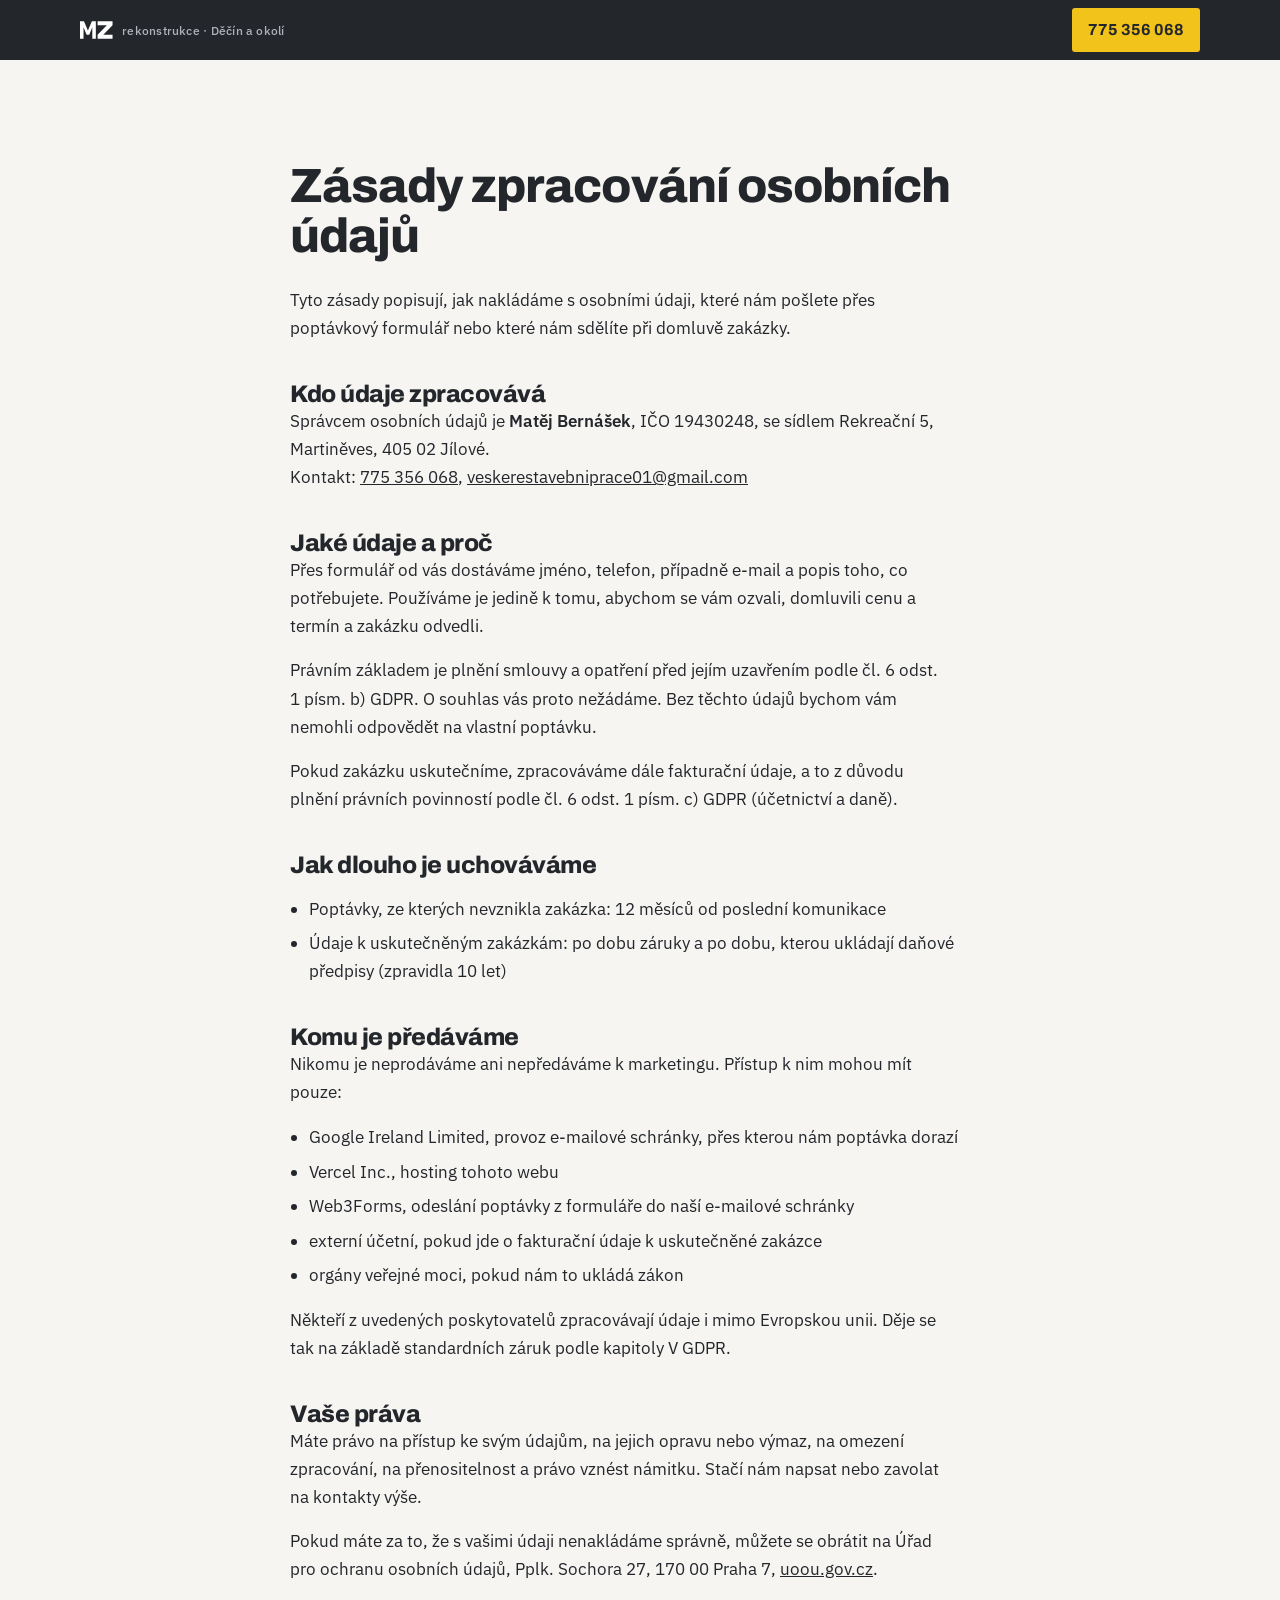
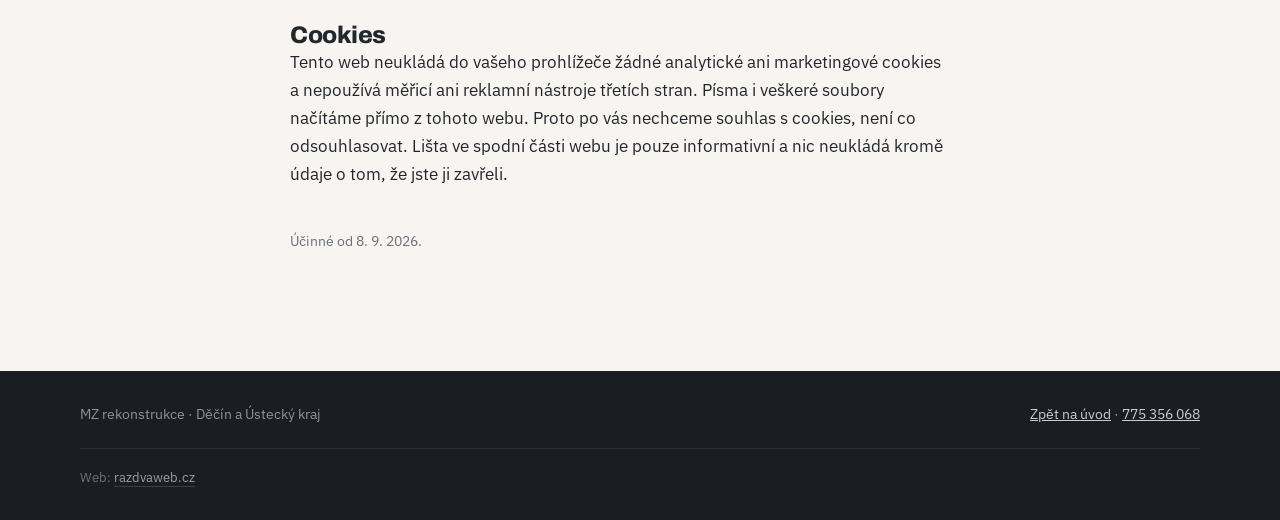
<file: zasady-osobnich-udaju.html>
<!DOCTYPE html>
<html lang="cs">
<head>
<meta charset="utf-8">
<meta name="viewport" content="width=device-width, initial-scale=1">
<title>Zásady zpracování osobních údajů | MZ rekonstrukce</title>
<meta name="description" content="Jak nakládáme s osobními údaji z poptávkového formuláře.">
<meta name="robots" content="index,follow">
<link rel="icon" href="favicon.svg" type="image/svg+xml">
<link rel="stylesheet" href="fonts.css">
<style>
:root{
  --graphite:#23262B;
  --graphite-2:#33383F;
  --paper:#F6F5F2;
  --white:#FFFFFF;
  --rule:#F2C31A;
  --rule-dark:#C79C08;
  --pencil:#6B6F76;
  --line:#D9D6CE;
  --measure: 66ch;
}
*{box-sizing:border-box}
html{scroll-behavior:smooth}
@media (prefers-reduced-motion:reduce){html{scroll-behavior:auto}*{transition:none!important}}
body{
  margin:0;
  background:var(--paper);
  color:var(--graphite);
  font-family:"IBM Plex Sans",system-ui,sans-serif;
  font-size:17px;
  line-height:1.65;
  -webkit-font-smoothing:antialiased;
}
h1,h2,h3,.display{font-family:"Archivo",system-ui,sans-serif;font-weight:800;letter-spacing:-.02em;line-height:1.04;margin:0}
h1{font-size:clamp(2.3rem,7vw,4.2rem)}
h2{font-size:clamp(1.7rem,4.2vw,2.6rem)}
h3{font-size:1.15rem;font-weight:700;letter-spacing:-.01em;line-height:1.25}
p{margin:0 0 1rem;max-width:var(--measure)}
a{color:inherit}
.wrap{width:min(1120px,100% - 2.5rem);margin-inline:auto}
section{padding:clamp(3.5rem,8vw,6.5rem) 0}

/* --- hlavička --- */
.top{position:sticky;top:0;z-index:40;background:var(--graphite);color:var(--paper)}
.top .wrap{display:flex;align-items:center;justify-content:space-between;gap:1rem;min-height:60px}
.mark{font-family:"Archivo";font-weight:800;font-size:1.2rem;letter-spacing:.06em;display:flex;align-items:center;gap:.6rem;text-decoration:none}
.mark .logo{height:22px;width:auto;display:block}
.mark small{font-family:"IBM Plex Sans";font-weight:500;font-size:.72rem;letter-spacing:.02em;color:#AFB3B9;display:none}
@media(min-width:720px){.mark small{display:block}}
.tel-top{
  background:var(--rule);color:var(--graphite);text-decoration:none;
  font-family:"Archivo";font-weight:700;font-size:1rem;
  padding:.55rem 1rem;border-radius:3px;white-space:nowrap;
}
.tel-top:hover{background:#FFD638}

/* --- hero --- */
.hero{background:var(--graphite);color:var(--paper);padding-top:clamp(3rem,7vw,5rem);padding-bottom:0;position:relative}
.hero h1{color:var(--white);max-width:15ch}
.hero .lede{color:#C9CCD1;font-size:clamp(1.05rem,2.2vw,1.28rem);margin-top:1.4rem;max-width:44ch}
.actions{display:flex;flex-wrap:wrap;gap:.75rem;margin-top:2rem}
.btn{
  display:inline-flex;align-items:center;gap:.55rem;text-decoration:none;
  font-family:"Archivo";font-weight:700;font-size:1.05rem;
  padding:.9rem 1.4rem;border-radius:3px;border:2px solid transparent;
}
.btn-primary{background:var(--rule);color:var(--graphite)}
.btn-primary:hover{background:#FFD638}
.btn-ghost{border-color:#565C64;color:var(--paper)}
.btn-ghost:hover{border-color:var(--paper)}
.facts{
  display:flex;flex-wrap:wrap;gap:0;margin-top:3rem;
  border-top:1px solid #3B4048;
}
.facts div{
  flex:1 1 190px;padding:1.1rem 1.2rem 1.1rem 0;border-bottom:1px solid #3B4048;
}
.facts b{display:block;font-family:"Archivo";font-weight:700;font-size:1.35rem;color:var(--rule)}
.facts span{font-size:.9rem;color:#AFB3B9}
.hero-strip{height:14px;background:repeating-linear-gradient(135deg,var(--rule) 0 18px,var(--graphite) 18px 36px);margin-top:2.5rem}

/* --- triáž --- */
.paths{display:grid;gap:1px;background:var(--line);border:1px solid var(--line)}
@media(min-width:860px){.paths{grid-template-columns:repeat(3,1fr)}}
.path{background:var(--white);padding:1.8rem 1.6rem 2rem}
.path .tag{font-size:.85rem;color:var(--pencil);margin-bottom:.5rem}
.path h3{margin-bottom:.8rem}
.path ul{margin:0 0 1.2rem;padding-left:1.1rem;color:var(--graphite-2);font-size:.97rem}
.path li{margin-bottom:.35rem}
.path .price{font-family:"Archivo";font-weight:700;font-size:1.05rem;border-top:2px solid var(--rule);padding-top:.7rem;display:inline-block}

/* --- postup --- */
.steps{counter-reset:s;display:grid;gap:1.6rem;margin-top:2.5rem}
@media(min-width:800px){.steps{grid-template-columns:repeat(4,1fr);gap:1.2rem}}
.step{counter-increment:s;padding-top:1rem;border-top:2px solid var(--graphite);position:relative}
.step::before{
  content:counter(s);font-family:"Archivo";font-weight:800;font-size:.9rem;
  background:var(--graphite);color:var(--rule);
  padding:.1rem .5rem;position:absolute;top:-1.05rem;left:0;
}
.step h3{margin:.9rem 0 .4rem}
.step p{font-size:.95rem;color:var(--graphite-2);margin:0}

/* --- fotky --- */
.gallery{display:grid;grid-template-columns:repeat(2,1fr);gap:.75rem;margin-top:2rem}
@media(min-width:800px){.gallery{grid-template-columns:repeat(4,1fr)}}
.shot{
  aspect-ratio:4/3;background:#E7E4DC;border:1px dashed #B9B5AA;
  display:flex;align-items:center;justify-content:center;text-align:center;
  color:var(--pencil);font-size:.82rem;padding:.8rem;
}
.shot.wide{grid-column:span 2}

/* --- ceník --- */
.pricing{background:var(--white);border:1px solid var(--line)}
.pricing table{width:100%;border-collapse:collapse;font-size:1rem}
.pricing td{padding:.85rem 1.3rem;border-bottom:1px solid var(--line)}
.pricing tr:last-child td{border-bottom:none}
.pricing td:last-child{text-align:right;font-family:"Archivo";font-weight:700;white-space:nowrap}
.pricing tr:hover{background:#FBFAF7}
.note{font-size:.9rem;color:var(--pencil);margin-top:1rem}

/* --- o nás --- */
.crew{display:grid;gap:2rem;align-items:start}
@media(min-width:820px){.crew{grid-template-columns:1fr 1fr}}
.portraits{display:grid;grid-template-columns:1fr 1fr;gap:.75rem}
.portrait{aspect-ratio:3/4;background:#E7E4DC;border:1px dashed #B9B5AA;display:flex;align-items:flex-end;padding:.8rem;color:var(--pencil);font-size:.8rem}

/* --- faq --- */
details{border-bottom:1px solid var(--line);padding:1.1rem 0}
details summary{font-family:"Archivo";font-weight:700;font-size:1.08rem;cursor:pointer;list-style:none;display:flex;justify-content:space-between;gap:1rem}
details summary::-webkit-details-marker{display:none}
details summary::after{content:"+";color:var(--rule-dark);font-size:1.4rem;line-height:1}
details[open] summary::after{content:"–"}
details p{margin:.8rem 0 0;color:var(--graphite-2);font-size:.97rem}

/* --- kontakt --- */
.contact{background:var(--graphite);color:var(--paper)}
.contact h2{color:var(--white)}
.contact-grid{display:grid;gap:2.5rem;margin-top:2rem}
@media(min-width:860px){.contact-grid{grid-template-columns:1fr 1fr;gap:4rem}}
.contact a.big{
  display:block;font-family:"Archivo";font-weight:800;
  font-size:clamp(1.9rem,5vw,2.6rem);color:var(--rule);text-decoration:none;letter-spacing:-.02em;
}
.contact a.big:hover{text-decoration:underline}
.contact .sub{color:#AFB3B9;font-size:.95rem}
label{display:block;font-size:.88rem;color:#C9CCD1;margin:1rem 0 .35rem}
input,textarea,select{
  width:100%;padding:.75rem .85rem;font:inherit;font-size:1rem;
  background:#2C3037;border:1px solid #464C55;border-radius:3px;color:var(--paper);
}
input:focus,textarea:focus,select:focus{outline:2px solid var(--rule);outline-offset:1px;border-color:transparent}
button{
  margin-top:1.3rem;width:100%;padding:.95rem;border:none;border-radius:3px;
  background:var(--rule);color:var(--graphite);font-family:"Archivo";font-weight:700;font-size:1.05rem;cursor:pointer;
}
button:hover{background:#FFD638}
.gdpr{font-size:.8rem;color:#8E939A;margin-top:.9rem}

footer{background:#1A1D21;color:#8E939A;font-size:.87rem;padding:2rem 0}
footer .wrap{display:flex;flex-wrap:wrap;gap:1rem;justify-content:space-between}
footer a{color:#C9CCD1}
footer .credit{width:100%;padding-top:1.1rem;margin-top:.4rem;border-top:1px solid #2A2E33;font-size:.82rem;color:#6E7379}
footer .credit a{color:#9AA0A7;text-decoration:none;border-bottom:1px solid #3B4048}
footer .credit a:hover{color:var(--rule);border-bottom-color:var(--rule)}


/* sticky volat na mobilu */
.callbar{
  position:fixed;left:0;right:0;bottom:0;z-index:50;display:flex;
  background:var(--rule);color:var(--graphite);text-decoration:none;
  font-family:"Archivo";font-weight:800;font-size:1.1rem;
  align-items:center;justify-content:center;gap:.5rem;padding:.95rem;
  box-shadow:0 -2px 12px rgba(0,0,0,.18);
}
@media(min-width:720px){.callbar{display:none}}
@media(max-width:719px){body{padding-bottom:60px}}
:focus-visible{outline:3px solid var(--rule);outline-offset:2px}
.eyebrow{font-size:.9rem;color:var(--pencil);margin-bottom:.7rem}

.doc{max-width:70ch}
.doc h2{margin-top:2.5rem;font-size:1.5rem}
.doc h1{font-size:clamp(2rem,5vw,3rem);margin-bottom:1.5rem}
.doc ul{padding-left:1.2rem}
.doc li{margin-bottom:.4rem}
.todo{background:#FFF6D6;border-left:3px solid var(--rule-dark);padding:.7rem 1rem;font-size:.9rem;margin:1rem 0}
</style>
</head>
<body>
<header class="top">
  <div class="wrap">
    <a href="/" class="mark"><svg class="logo" viewBox="0 0 148 100" xmlns="http://www.w3.org/2000/svg" aria-hidden="true"><path d="M80 10 H148 V28 L106 72 H148 V90 H80 V72 L122 28 H80 Z" fill="#FFFFFF"/><path d="M0 10 H18 L36 52 L54 10 H72 V90 H56 V38 L42 72 H30 L16 38 V90 H0 Z" fill="#FFFFFF"/></svg><small>rekonstrukce · Děčín a okolí</small></a>
    <a href="tel:+420775356068" class="tel-top">775 356 068</a>
  </div>
</header>

<section>
  <div class="wrap doc">
    <h1>Zásady zpracování osobních údajů</h1>
    <p>Tyto zásady popisují, jak nakládáme s osobními údaji, které nám pošlete přes poptávkový formulář nebo které nám sdělíte při domluvě zakázky.</p>

    <h2>Kdo údaje zpracovává</h2>
    <p>Správcem osobních údajů je <strong>Matěj Bernášek</strong>, IČO 19430248, se sídlem Rekreační 5, Martiněves, 405 02 Jílové.<br>
    Kontakt: <a href="tel:+420775356068">775 356 068</a>, <a href="mailto:veskerestavebniprace01@gmail.com">veskerestavebniprace01@gmail.com</a></p>

    <h2>Jaké údaje a proč</h2>
    <p>Přes formulář od vás dostáváme jméno, telefon, případně e-mail a popis toho, co potřebujete. Používáme je jedině k tomu, abychom se vám ozvali, domluvili cenu a termín a zakázku odvedli.</p>
    <p>Právním základem je plnění smlouvy a opatření před jejím uzavřením podle čl. 6 odst. 1 písm. b) GDPR. O souhlas vás proto nežádáme. Bez těchto údajů bychom vám nemohli odpovědět na vlastní poptávku.</p>
    <p>Pokud zakázku uskutečníme, zpracováváme dále fakturační údaje, a to z důvodu plnění právních povinností podle čl. 6 odst. 1 písm. c) GDPR (účetnictví a daně).</p>

    <h2>Jak dlouho je uchováváme</h2>
    <ul>
      <li>Poptávky, ze kterých nevznikla zakázka: 12 měsíců od poslední komunikace</li>
      <li>Údaje k uskutečněným zakázkám: po dobu záruky a po dobu, kterou ukládají daňové předpisy (zpravidla 10 let)</li>
    </ul>

    <h2>Komu je předáváme</h2>
    <p>Nikomu je neprodáváme ani nepředáváme k marketingu. Přístup k nim mohou mít pouze:</p>
    <ul>
      <li>Google Ireland Limited, provoz e-mailové schránky, přes kterou nám poptávka dorazí</li>
      <li>Vercel Inc., hosting tohoto webu</li>
      <li>Web3Forms, odeslání poptávky z formuláře do naší e-mailové schránky</li>
      <li>externí účetní, pokud jde o fakturační údaje k uskutečněné zakázce</li>
      <li>orgány veřejné moci, pokud nám to ukládá zákon</li>
    </ul>
    <p>Někteří z uvedených poskytovatelů zpracovávají údaje i mimo Evropskou unii. Děje se tak na základě standardních záruk podle kapitoly V GDPR.</p>

    <h2>Vaše práva</h2>
    <p>Máte právo na přístup ke svým údajům, na jejich opravu nebo výmaz, na omezení zpracování, na přenositelnost a právo vznést námitku. Stačí nám napsat nebo zavolat na kontakty výše.</p>
    <p>Pokud máte za to, že s vašimi údaji nenakládáme správně, můžete se obrátit na Úřad pro ochranu osobních údajů, Pplk. Sochora 27, 170 00 Praha 7, <a href="https://uoou.gov.cz">uoou.gov.cz</a>.</p>

    <h2>Cookies</h2>
    <p>Tento web neukládá do vašeho prohlížeče žádné analytické ani marketingové cookies a nepoužívá měřicí ani reklamní nástroje třetích stran. Písma i veškeré soubory načítáme přímo z tohoto webu. Proto po vás nechceme souhlas s cookies, není co odsouhlasovat. Lišta ve spodní části webu je pouze informativní a nic neukládá kromě údaje o tom, že jste ji zavřeli.</p>

    <p style="margin-top:2.5rem;color:var(--pencil);font-size:.9rem">Účinné od 8. 9. 2026.</p>
  </div>
</section>

<footer>
  <div class="wrap">
    <div>MZ rekonstrukce · Děčín a Ústecký kraj</div>
    <div><a href="/">Zpět na úvod</a> · <a href="tel:+420775356068">775 356 068</a></div>
    <div class="credit">Web: <a href="https://razdvaweb.cz" target="_blank" rel="noopener">razdvaweb.cz</a></div>
  </div>
</footer>
<a href="tel:+420775356068" class="callbar">Zavolat 775 356 068</a>
</body>
</html>
</file>
<file: fonts.css>
@font-face{font-family:'Archivo';font-style:normal;font-weight:500;font-display:swap;src:url('fonts/Archivo-500-latin-ext.woff2') format('woff2');unicode-range:U+0100-02BA, U+02BD-02C5, U+02C7-02CC, U+02CE-02D7, U+02DD-02FF, U+0304, U+0308, U+0329, U+1D00-1DBF, U+1E00-1E9F, U+1EF2-1EFF, U+2020, U+20A0-20AB, U+20AD-20C0, U+2113, U+2C60-2C7F, U+A720-A7FF;}
@font-face{font-family:'Archivo';font-style:normal;font-weight:500;font-display:swap;src:url('fonts/Archivo-500-latin.woff2') format('woff2');unicode-range:U+0000-00FF, U+0131, U+0152-0153, U+02BB-02BC, U+02C6, U+02DA, U+02DC, U+0304, U+0308, U+0329, U+2000-206F, U+20AC, U+2122, U+2191, U+2193, U+2212, U+2215, U+FEFF, U+FFFD;}
@font-face{font-family:'Archivo';font-style:normal;font-weight:700;font-display:swap;src:url('fonts/Archivo-700-latin-ext.woff2') format('woff2');unicode-range:U+0100-02BA, U+02BD-02C5, U+02C7-02CC, U+02CE-02D7, U+02DD-02FF, U+0304, U+0308, U+0329, U+1D00-1DBF, U+1E00-1E9F, U+1EF2-1EFF, U+2020, U+20A0-20AB, U+20AD-20C0, U+2113, U+2C60-2C7F, U+A720-A7FF;}
@font-face{font-family:'Archivo';font-style:normal;font-weight:700;font-display:swap;src:url('fonts/Archivo-700-latin.woff2') format('woff2');unicode-range:U+0000-00FF, U+0131, U+0152-0153, U+02BB-02BC, U+02C6, U+02DA, U+02DC, U+0304, U+0308, U+0329, U+2000-206F, U+20AC, U+2122, U+2191, U+2193, U+2212, U+2215, U+FEFF, U+FFFD;}
@font-face{font-family:'Archivo';font-style:normal;font-weight:800;font-display:swap;src:url('fonts/Archivo-800-latin-ext.woff2') format('woff2');unicode-range:U+0100-02BA, U+02BD-02C5, U+02C7-02CC, U+02CE-02D7, U+02DD-02FF, U+0304, U+0308, U+0329, U+1D00-1DBF, U+1E00-1E9F, U+1EF2-1EFF, U+2020, U+20A0-20AB, U+20AD-20C0, U+2113, U+2C60-2C7F, U+A720-A7FF;}
@font-face{font-family:'Archivo';font-style:normal;font-weight:800;font-display:swap;src:url('fonts/Archivo-800-latin.woff2') format('woff2');unicode-range:U+0000-00FF, U+0131, U+0152-0153, U+02BB-02BC, U+02C6, U+02DA, U+02DC, U+0304, U+0308, U+0329, U+2000-206F, U+20AC, U+2122, U+2191, U+2193, U+2212, U+2215, U+FEFF, U+FFFD;}
@font-face{font-family:'IBM Plex Sans';font-style:normal;font-weight:400;font-display:swap;src:url('fonts/IBMPlexSans-400-latin-ext.woff2') format('woff2');unicode-range:U+0100-02BA, U+02BD-02C5, U+02C7-02CC, U+02CE-02D7, U+02DD-02FF, U+0304, U+0308, U+0329, U+1D00-1DBF, U+1E00-1E9F, U+1EF2-1EFF, U+2020, U+20A0-20AB, U+20AD-20C0, U+2113, U+2C60-2C7F, U+A720-A7FF;}
@font-face{font-family:'IBM Plex Sans';font-style:normal;font-weight:400;font-display:swap;src:url('fonts/IBMPlexSans-400-latin.woff2') format('woff2');unicode-range:U+0000-00FF, U+0131, U+0152-0153, U+02BB-02BC, U+02C6, U+02DA, U+02DC, U+0304, U+0308, U+0329, U+2000-206F, U+20AC, U+2122, U+2191, U+2193, U+2212, U+2215, U+FEFF, U+FFFD;}
@font-face{font-family:'IBM Plex Sans';font-style:normal;font-weight:500;font-display:swap;src:url('fonts/IBMPlexSans-500-latin-ext.woff2') format('woff2');unicode-range:U+0100-02BA, U+02BD-02C5, U+02C7-02CC, U+02CE-02D7, U+02DD-02FF, U+0304, U+0308, U+0329, U+1D00-1DBF, U+1E00-1E9F, U+1EF2-1EFF, U+2020, U+20A0-20AB, U+20AD-20C0, U+2113, U+2C60-2C7F, U+A720-A7FF;}
@font-face{font-family:'IBM Plex Sans';font-style:normal;font-weight:500;font-display:swap;src:url('fonts/IBMPlexSans-500-latin.woff2') format('woff2');unicode-range:U+0000-00FF, U+0131, U+0152-0153, U+02BB-02BC, U+02C6, U+02DA, U+02DC, U+0304, U+0308, U+0329, U+2000-206F, U+20AC, U+2122, U+2191, U+2193, U+2212, U+2215, U+FEFF, U+FFFD;}
@font-face{font-family:'IBM Plex Sans';font-style:normal;font-weight:600;font-display:swap;src:url('fonts/IBMPlexSans-600-latin-ext.woff2') format('woff2');unicode-range:U+0100-02BA, U+02BD-02C5, U+02C7-02CC, U+02CE-02D7, U+02DD-02FF, U+0304, U+0308, U+0329, U+1D00-1DBF, U+1E00-1E9F, U+1EF2-1EFF, U+2020, U+20A0-20AB, U+20AD-20C0, U+2113, U+2C60-2C7F, U+A720-A7FF;}
@font-face{font-family:'IBM Plex Sans';font-style:normal;font-weight:600;font-display:swap;src:url('fonts/IBMPlexSans-600-latin.woff2') format('woff2');unicode-range:U+0000-00FF, U+0131, U+0152-0153, U+02BB-02BC, U+02C6, U+02DA, U+02DC, U+0304, U+0308, U+0329, U+2000-206F, U+20AC, U+2122, U+2191, U+2193, U+2212, U+2215, U+FEFF, U+FFFD;}
</file>
